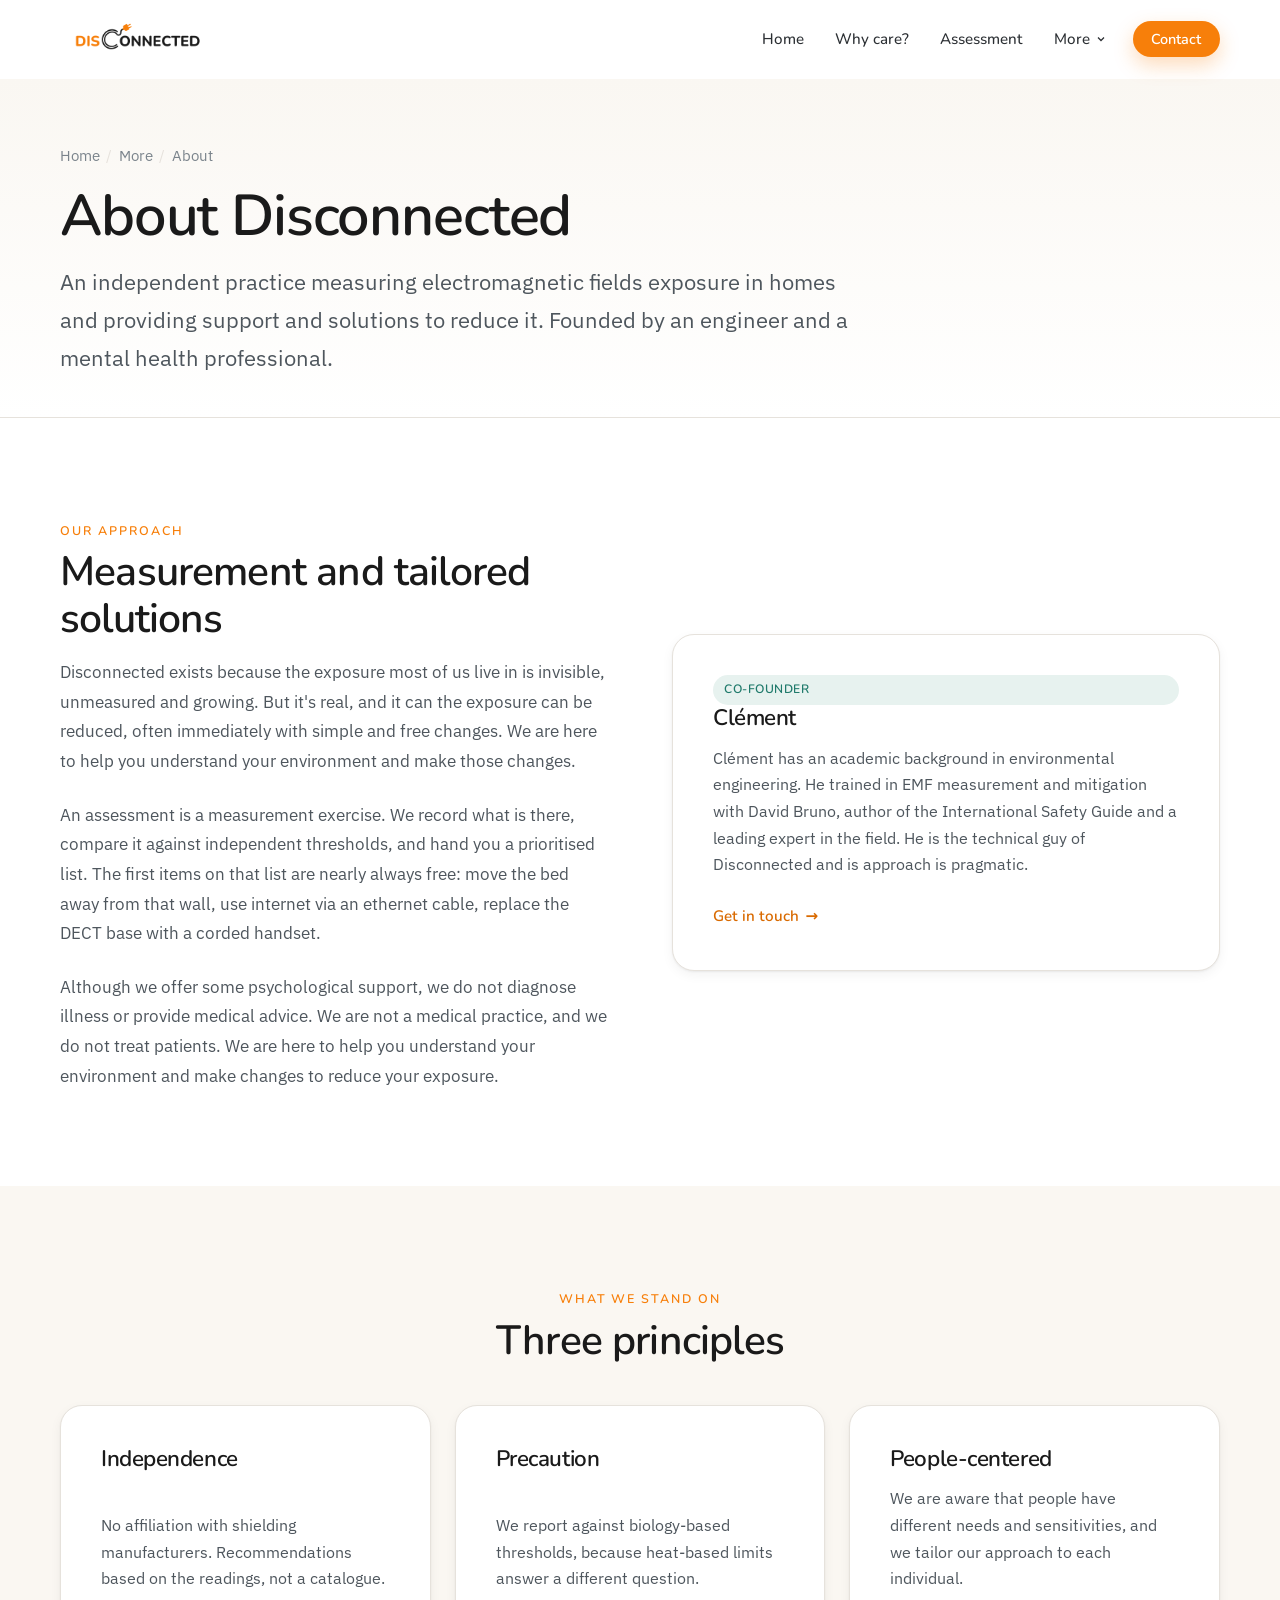
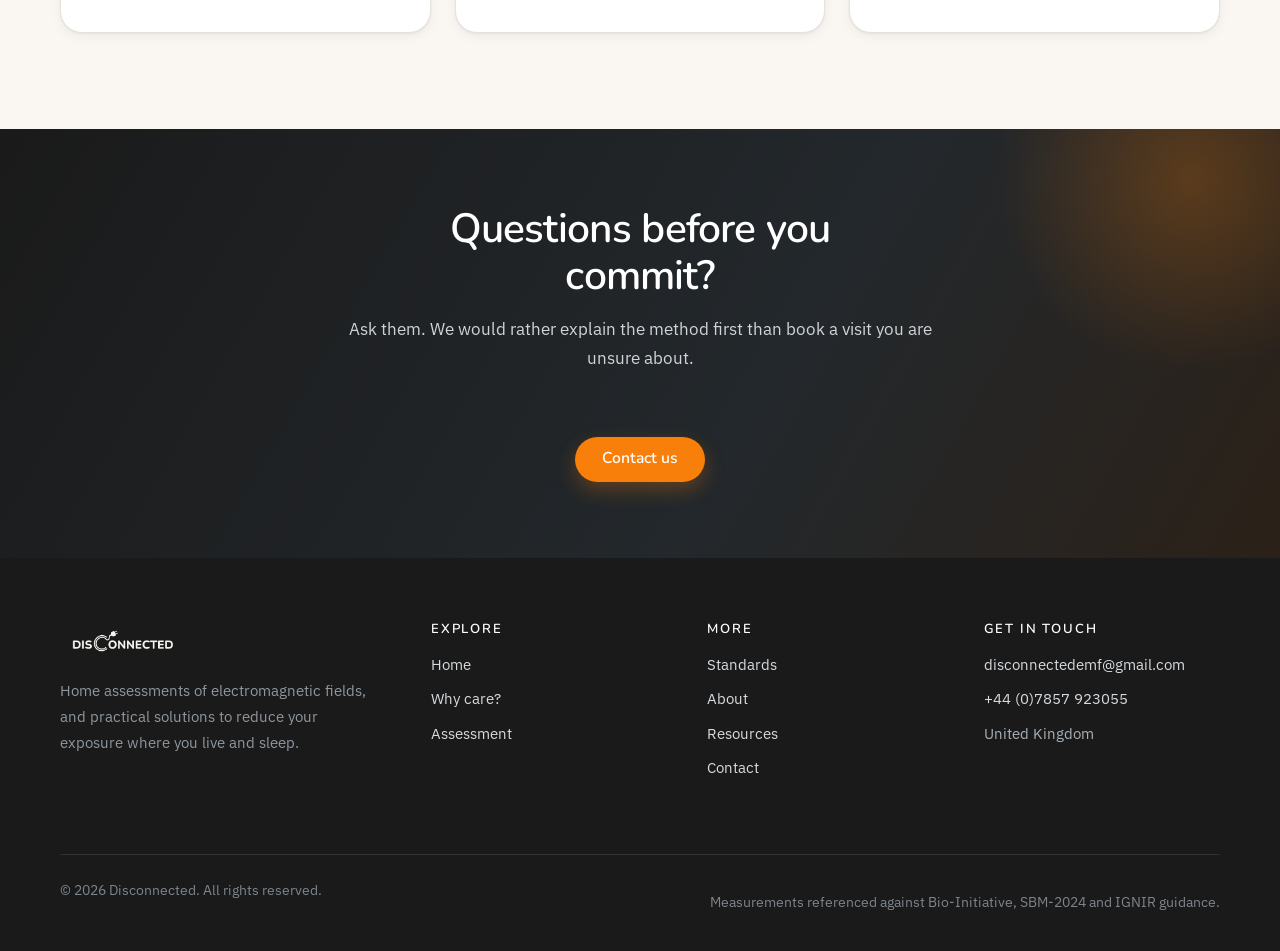
<file: pages/about.html>
<!DOCTYPE html>
<html lang="en-GB">
<head>
  <meta charset="utf-8">
  <meta name="viewport" content="width=device-width, initial-scale=1">
  <title>About Disconnected | EMF Surveys in the Lake District</title>
  <meta name="description" content="Who is behind Disconnected: an independent EMF assessment practice in the Lake District, measuring homes against biology-based standards.">
  <link rel="canonical" href="https://www.disconnectedemf.co.uk/pages/about.html">
  <meta property="og:type" content="website">
  <meta property="og:site_name" content="Disconnected">
  <meta property="og:locale" content="en_GB">
  <meta property="og:title" content="About Disconnected | EMF Surveys in the Lake District">
  <meta property="og:description" content="Who is behind Disconnected: an independent EMF assessment practice in the Lake District, measuring homes against biology-based standards.">
  <meta property="og:url" content="https://www.disconnectedemf.co.uk/pages/about.html">
  <meta property="og:image" content="https://www.disconnectedemf.co.uk/img/logo/Full%20Logo%20Transparent%20Background.png">
  <meta name="twitter:card" content="summary_large_image">
  <link rel="icon" href="../img/logo/logo_svg.svg" type="image/svg+xml">
  <link rel="preconnect" href="https://fonts.googleapis.com">
  <link rel="preconnect" href="https://fonts.gstatic.com" crossorigin>
  <link href="https://fonts.googleapis.com/css2?family=IBM+Plex+Sans:wght@400;500;600&family=Nunito:wght@500;600;700&display=swap" rel="stylesheet">
  <link rel="stylesheet" href="../css/base.css">
  <link rel="stylesheet" href="../css/layout.css">
  <link rel="stylesheet" href="../css/components.css">

  <script type="application/ld+json">
  {
    "@context": "https://schema.org",
    "@type": "BreadcrumbList",
    "itemListElement": [
      { "@type": "ListItem", "position": 1, "name": "Home", "item": "https://www.disconnectedemf.co.uk/" },
      { "@type": "ListItem", "position": 2, "name": "About", "item": "https://www.disconnectedemf.co.uk/pages/about.html" }
    ]
  }
  </script>
</head>
<body>
  <a class="skip-link" href="#main">Skip to content</a>
  <header class="site-header">
    <div class="container header-inner">
      <a class="logo" href="../index.html" aria-label="Disconnected, home">
        <img src="../img/logo/Full Logo Transparent Background.png" alt="Disconnected" width="1688" height="560">
      </a>

      <button class="nav-toggle" type="button" aria-expanded="false" aria-controls="primary-nav" aria-label="Menu">
        <span></span><span></span><span></span>
      </button>

      <nav class="nav" id="primary-nav" aria-label="Main">
        <ul class="nav__list">
          <li class="nav__item"><a class="nav__link" href="../index.html">Home</a></li>
          <li class="nav__item"><a class="nav__link" href="../pages/why-emf.html">Why care?</a></li>
          <li class="nav__item"><a class="nav__link" href="../pages/assessment.html">Assessment</a></li>
          <!-- Blog hidden for now; uncomment this item to bring it back.
          <li class="nav__item"><a class="nav__link" href="../pages/blog.html">Blog</a></li>
          -->
          <li class="nav__item nav__item--has-menu">
            <button class="nav__submenu-toggle" type="button" aria-expanded="false">
              More
              <svg viewBox="0 0 24 24" fill="none" stroke="currentColor" stroke-width="2.5" aria-hidden="true"><path d="M6 9l6 6 6-6"/></svg>
            </button>
            <ul class="nav__submenu">
              <li><a href="../pages/standards.html">Standards<small>Bio-Initiative, SBM-2024, IGNIR</small></a></li>
              <li><a href="../pages/about.html">About<small>Who is behind Disconnected</small></a></li>
              <li><a href="../pages/resources.html">Resources<small>Books, studies and videos</small></a></li>
            </ul>
          </li>
          <li class="nav__item nav__cta"><a class="btn btn--primary btn--sm" href="../index.html#contact">Contact</a></li>
        </ul>
      </nav>
    </div>
  </header>

  <main id="main">
    <div class="page-head">
      <div class="container">
        <ul class="breadcrumb">
          <li><a href="../index.html">Home</a></li>
          <li>More</li>
          <li>About</li>
        </ul>
        <h1>About Disconnected</h1>
        <p>
          An independent practice measuring electromagnetic fields exposure in homes and providing support and solutions to reduce it. Founded by an engineer and a mental health professional.
        </p>
      </div>
    </div>

    <section class="section">
      <div class="container">
        <div class="split">
          <div data-reveal>
            <span class="eyebrow">Our approach</span>
            <h2>Measurement and tailored solutions</h2>
            <p>
              Disconnected exists because the exposure most of us live in is invisible, unmeasured and
              growing. But it's real, and it can the exposure can be reduced, often immediately with simple and free changes. We are here to help you understand your environment and make those changes.
            </p>
            <p>
              An assessment is a measurement exercise. We record what is there, compare it against
              independent thresholds, and hand you a prioritised list. The first items on that list are
              nearly always free: move the bed away from that wall, use internet via an ethernet cable, replace
              the DECT base with a corded handset.
            </p>
            <p>
              Although we offer some psychological support, we do not diagnose illness or provide medical advice. We are not a medical practice, and we do not treat patients. We are here to help you understand your environment and make changes to reduce your exposure.
            </p>
          </div>

          <div data-reveal data-reveal-delay="120">
            <!-- Replace the copy in each card with the founder's own biography and training. -->
            <div class="card">
              <span class="tag tag--green">Co-founder</span>
              <h3>Clément</h3>
              <p>
                Clément has an academic background in environmental engineering. He trained in EMF measurement and mitigation with David Bruno, author of the International Safety Guide and a leading expert in the field. He is the technical guy of Disconnected and is approach is pragmatic.
              </p>
              <p class="mb-0">
                <a class="link-arrow" href="../index.html#contact">Get in touch</a>
              </p>
            </div>

            <!-- TODO: add Joanne's surname to the heading below, and replace the placeholder paragraph. -->
          </div>
        </div>
      </div>
    </section>

    <section class="section section--sand">
      <div class="container">
        <div class="section-head section-head--center" data-reveal>
          <span class="eyebrow">What we stand on</span>
          <h2>Three principles</h2>
        </div>
        <div class="grid grid--3">
          <div class="card" data-reveal>
            <h3>Independence</h3>
            <p>No affiliation with shielding manufacturers. Recommendations based on the readings, not a catalogue.</p>
          </div>
          <div class="card" data-reveal data-reveal-delay="90">
            <h3>Precaution</h3>
            <p>We report against biology-based thresholds, because heat-based limits answer a different question.</p>
          </div>
          <div class="card" data-reveal data-reveal-delay="180">
            <h3>People-centered</h3>
            <p>We are aware that people have different needs and sensitivities, and we tailor our approach to each individual.</p>
          </div>
        </div>
      </div>
    </section>

    <section class="cta-band">
      <div class="container">
        <h2>Questions before you commit?</h2>
        <p>Ask them. We would rather explain the method first than book a visit you are unsure about.</p>
        <a class="btn btn--primary" href="../index.html#contact">Contact us</a>
      </div>
    </section>
  </main>
  <footer class="site-footer">
    <div class="container">
      <div class="footer-grid">
        <div class="footer-brand">
          <img src="../img/logo/Full Logo Mono White.png" alt="Disconnected" width="1688" height="560">
          <p>Home assessments of electromagnetic fields, and practical solutions to reduce your exposure where you live and sleep.</p>
        </div>
        <div class="footer-col">
          <h3>Explore</h3>
          <ul>
            <li><a href="../index.html">Home</a></li>
            <li><a href="../pages/why-emf.html">Why care?</a></li>
            <li><a href="../pages/assessment.html">Assessment</a></li>
            <!-- Blog hidden for now; uncomment to bring it back.
            <li><a href="../pages/blog.html">Blog</a></li>
            -->
          </ul>
        </div>
        <div class="footer-col">
          <h3>More</h3>
          <ul>
            <li><a href="../pages/standards.html">Standards</a></li>
            <li><a href="../pages/about.html">About</a></li>
            <li><a href="../pages/resources.html">Resources</a></li>
            <li><a href="../index.html#contact">Contact</a></li>
          </ul>
        </div>
        <div class="footer-col">
          <h3>Get in touch</h3>
          <ul>
            <li><a href="mailto:disconnectedemf@gmail.com">disconnectedemf@gmail.com</a></li>
            <li><a href="tel:+447857923055">+44 (0)7857 923055</a></li>
            <li>United Kingdom</li>
          </ul>
        </div>
      </div>
      <div class="footer-bottom">
        <p>&copy; <span data-year>2026</span> Disconnected. All rights reserved.</p>
        <p>Measurements referenced against Bio-Initiative, SBM-2024 and IGNIR guidance.</p>
      </div>
    </div>
  </footer>

  <button class="to-top" type="button" aria-label="Back to top">
    <svg viewBox="0 0 24 24" fill="none" stroke="currentColor" stroke-width="2.5" aria-hidden="true"><path d="M12 19V5M5 12l7-7 7 7"/></svg>
  </button>

  <script src="../js/main.js"></script>
</body>
</html>
</file>
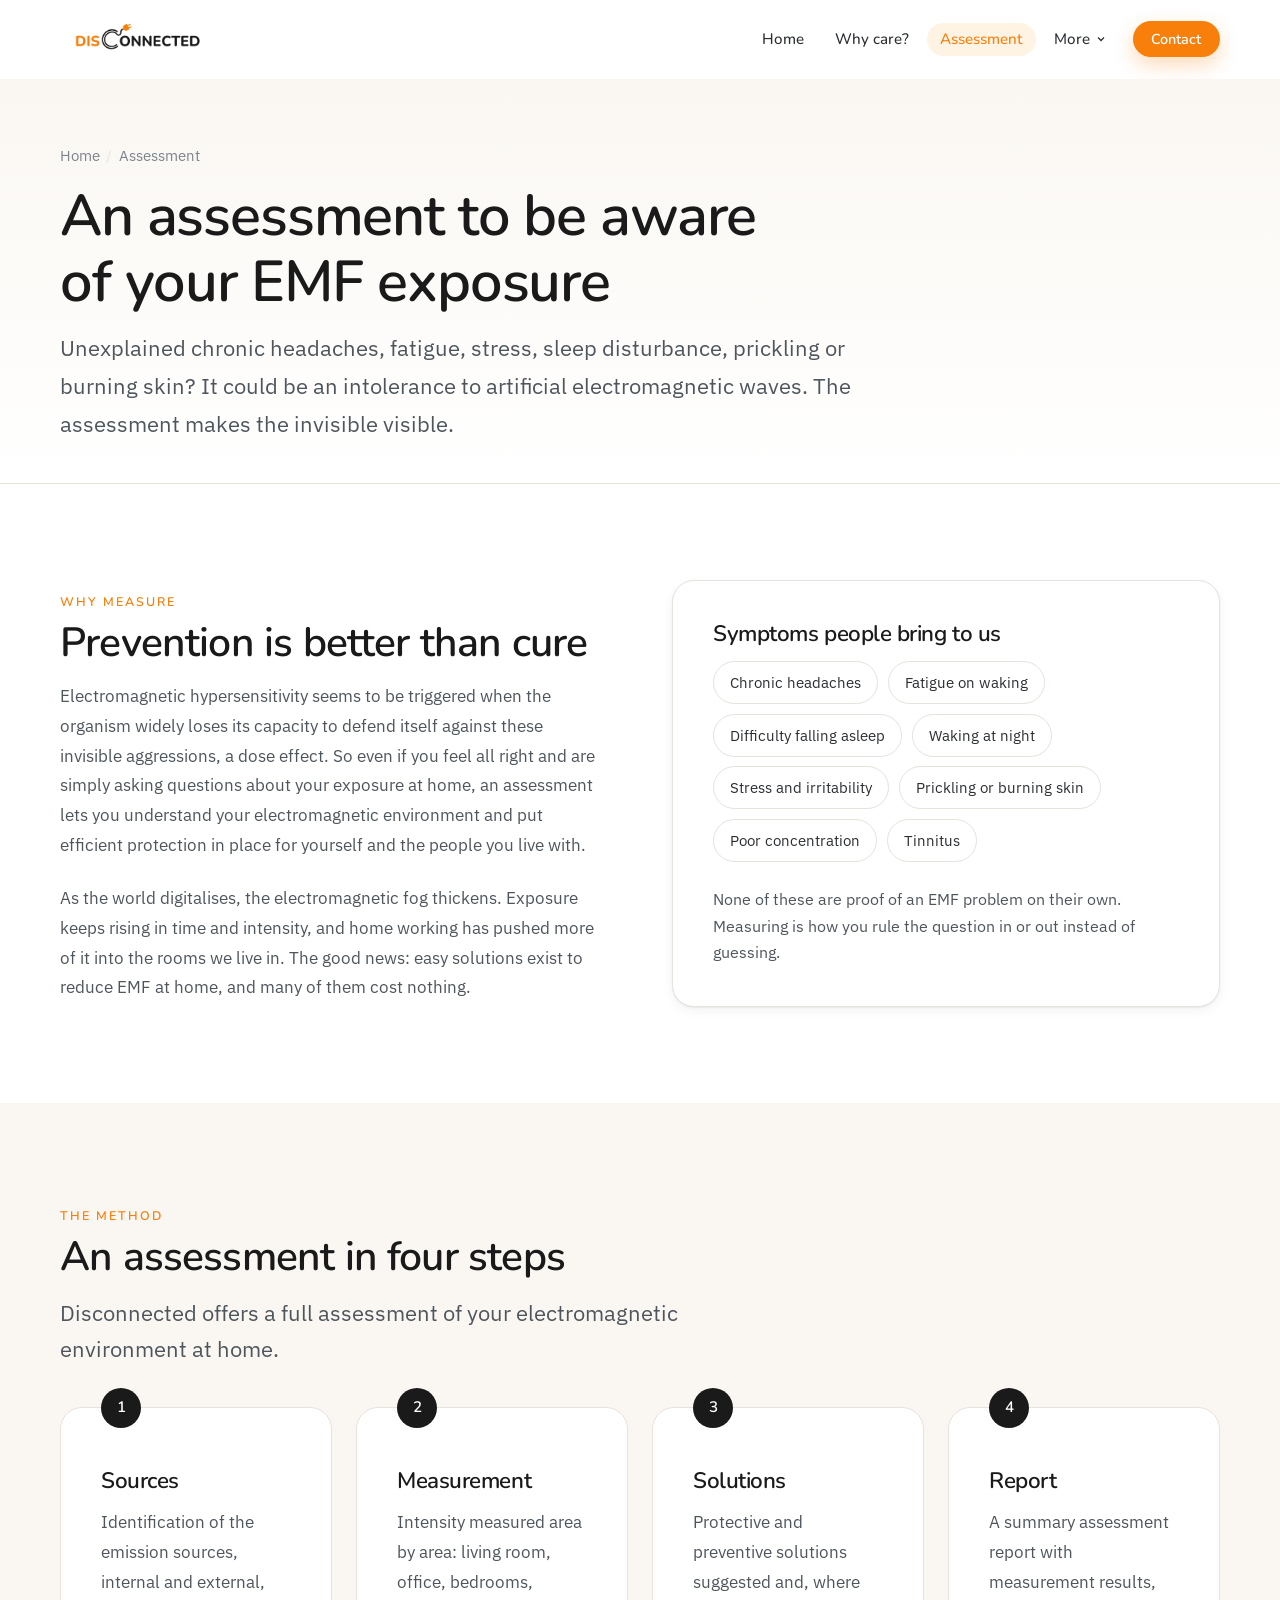
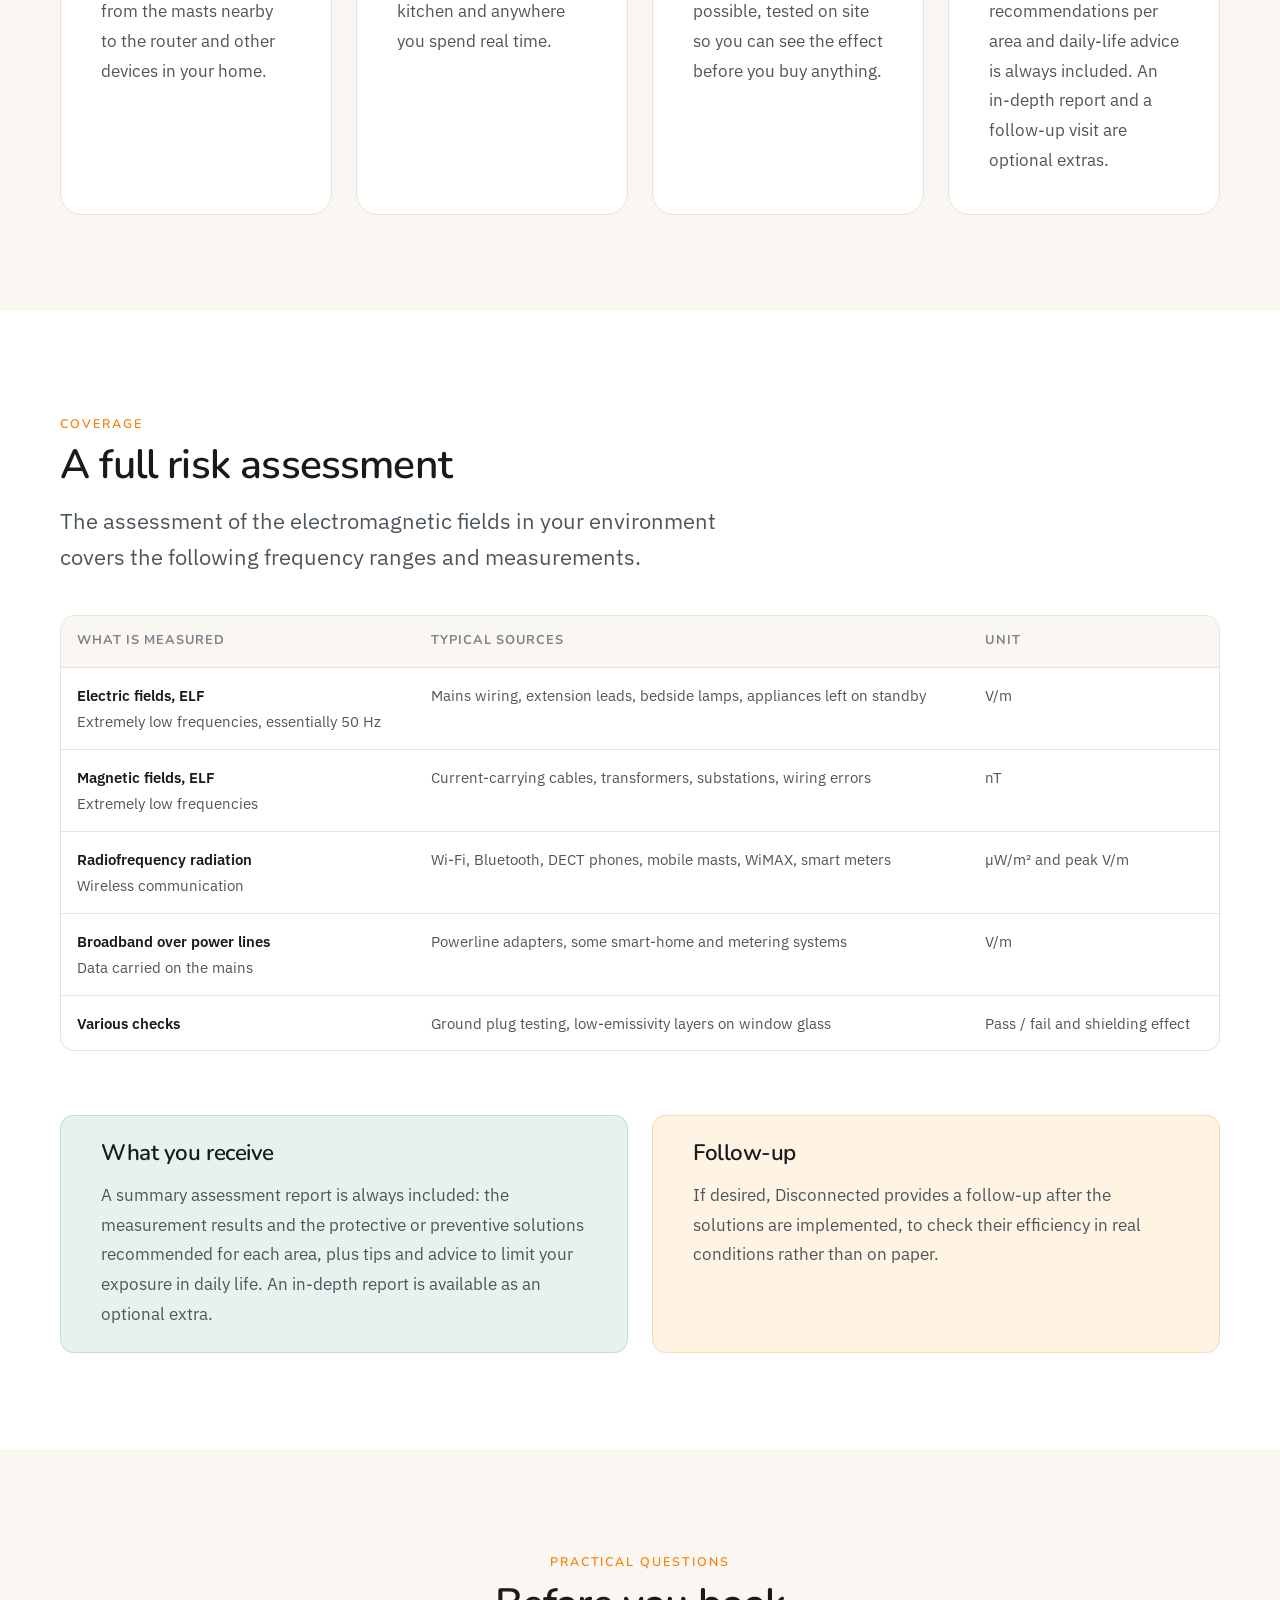
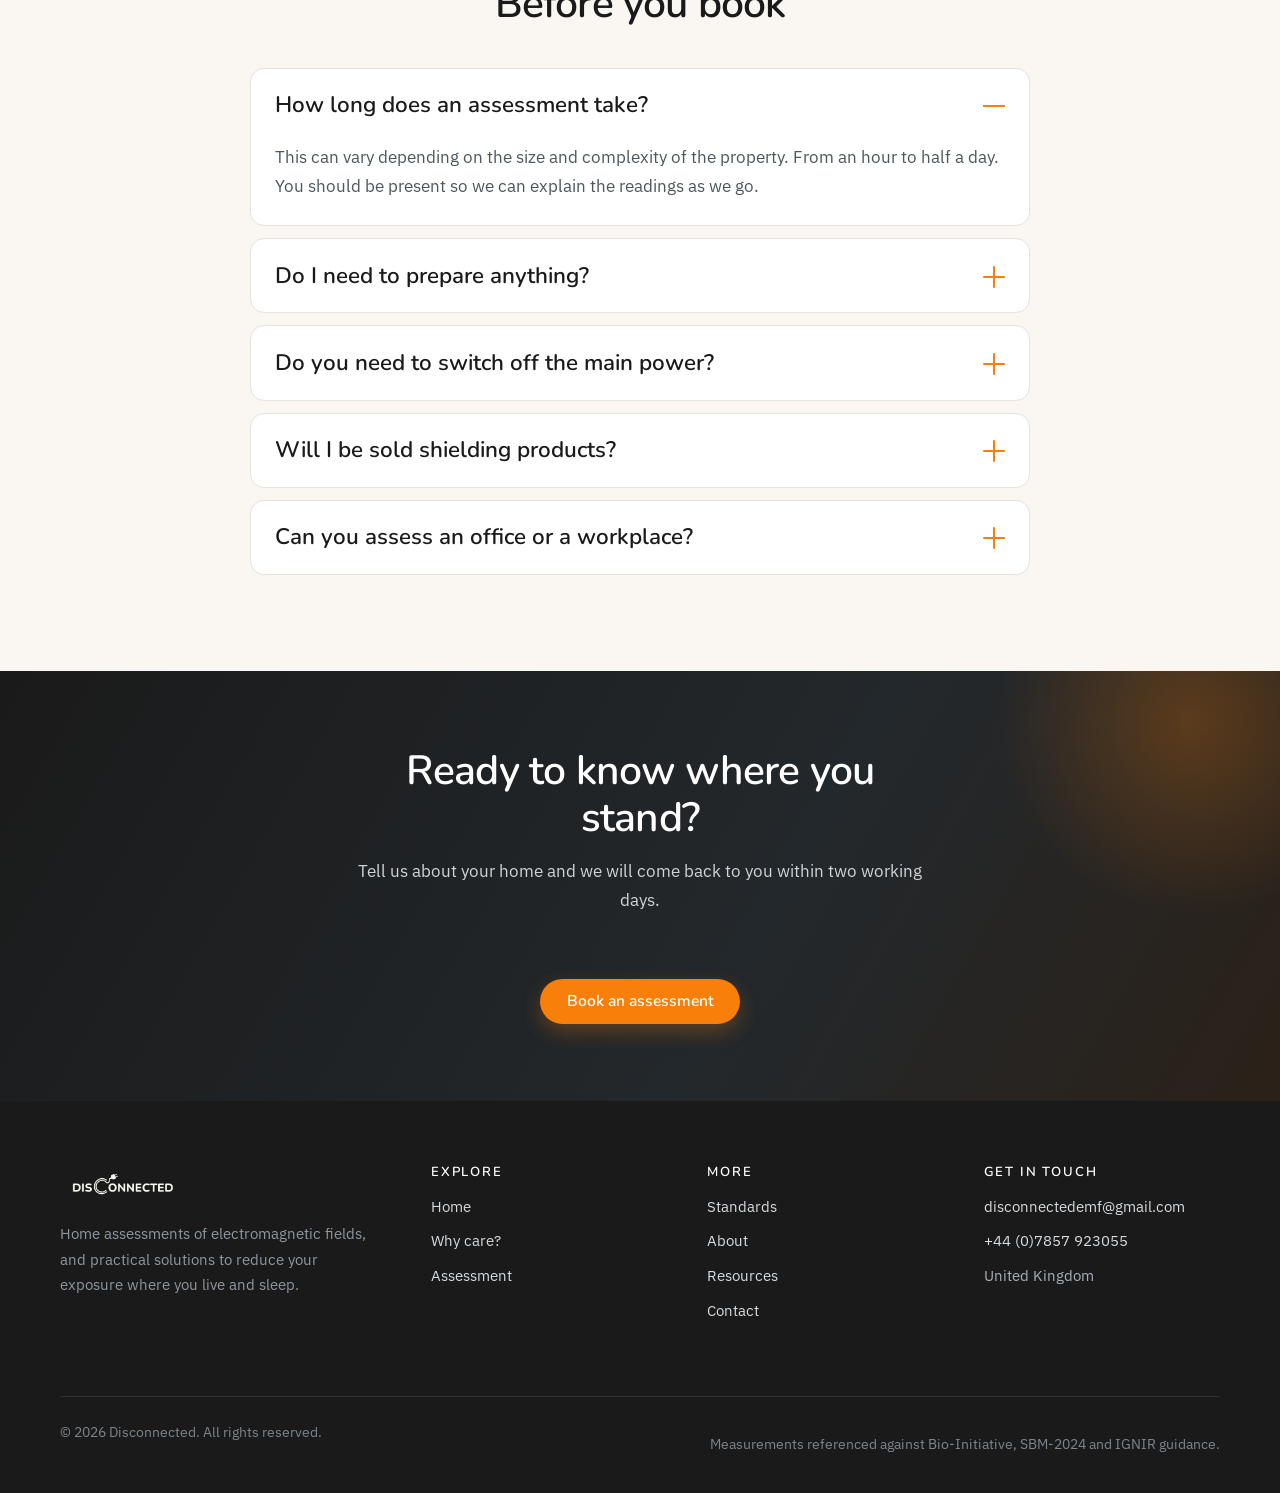
<file: pages/assessment.html>
<!DOCTYPE html>
<html lang="en-GB">
<head>
  <meta charset="utf-8">
  <meta name="viewport" content="width=device-width, initial-scale=1">
  <title>The EMF Home Assessment, Step by Step | Disconnected</title>
  <meta name="description" content="A four-step home assessment of your electromagnetic environment: sources identified, intensity measured area by area, solutions tested on site and a written report.">
  <link rel="canonical" href="https://www.disconnectedemf.co.uk/pages/assessment.html">
  <meta property="og:type" content="website">
  <meta property="og:site_name" content="Disconnected">
  <meta property="og:locale" content="en_GB">
  <meta property="og:title" content="The EMF Home Assessment, Step by Step | Disconnected">
  <meta property="og:description" content="A four-step home assessment of your electromagnetic environment: sources identified, intensity measured area by area, solutions tested on site and a written report.">
  <meta property="og:url" content="https://www.disconnectedemf.co.uk/pages/assessment.html">
  <meta property="og:image" content="https://www.disconnectedemf.co.uk/img/logo/Full%20Logo%20Transparent%20Background.png">
  <meta name="twitter:card" content="summary_large_image">
  <link rel="icon" href="../img/logo/logo_svg.svg" type="image/svg+xml">
  <link rel="preconnect" href="https://fonts.googleapis.com">
  <link rel="preconnect" href="https://fonts.gstatic.com" crossorigin>
  <link href="https://fonts.googleapis.com/css2?family=IBM+Plex+Sans:wght@400;500;600&family=Nunito:wght@500;600;700&display=swap" rel="stylesheet">
  <link rel="stylesheet" href="../css/base.css">
  <link rel="stylesheet" href="../css/layout.css">
  <link rel="stylesheet" href="../css/components.css">

  <script type="application/ld+json">
  {
    "@context": "https://schema.org",
    "@type": "BreadcrumbList",
    "itemListElement": [
      { "@type": "ListItem", "position": 1, "name": "Home", "item": "https://www.disconnectedemf.co.uk/" },
      { "@type": "ListItem", "position": 2, "name": "Assessment", "item": "https://www.disconnectedemf.co.uk/pages/assessment.html" }
    ]
  }
  </script>

  <!-- Answers below must stay character-identical to the visible accordion copy. -->
  <script type="application/ld+json">
  {
    "@context": "https://schema.org",
    "@type": "FAQPage",
    "mainEntity": [
      {
        "@type": "Question",
        "name": "How long does an assessment take?",
        "acceptedAnswer": {
          "@type": "Answer",
          "text": "This can vary depending on the size and complexity of the property. From an hour to half a day. You should be present so we can explain the readings as we go."
        }
      },
      {
        "@type": "Question",
        "name": "Do I need to prepare anything?",
        "acceptedAnswer": {
          "@type": "Answer",
          "text": "Leave the house exactly as you normally live in it: devices on, router where it usually sits. We need to see the real conditions first. Ideally, every room where you spend more than an hour continuously, should be included. The switch board should be accessible."
        }
      },
      {
        "@type": "Question",
        "name": "Do you need to switch off the main power?",
        "acceptedAnswer": {
          "@type": "Answer",
          "text": "Yes, the first part of the assessment requires the main power to be switched off (for around 30 minutes), unless this is not possible for safety reasons. This is to measure the EMF coming from external sources such as masts and power lines, without the interference of the internal wiring. The rest of the assessment is done with the power on, as you normally live in the house."
        }
      },
      {
        "@type": "Question",
        "name": "Will I be sold shielding products?",
        "acceptedAnswer": {
          "@type": "Answer",
          "text": "No. The first recommendations are almost always free changes. Shielding materials are expensive and complex to install. They often come last on the list of solutions, when measurements or your sensitivity indicate they are necessary. Disconnected can recommend shielding solutions and arrange a follow up session to test their efficiency in real conditions."
        }
      },
      {
        "@type": "Question",
        "name": "Can you assess an office or a workplace?",
        "acceptedAnswer": {
          "@type": "Answer",
          "text": "Yes. The method is the same, though access and timing usually need arranging outside working hours. Tell us the size of the space and the number of workstations when you get in touch."
        }
      }
    ]
  }
  </script>
</head>
<body>
  <a class="skip-link" href="#main">Skip to content</a>
  <header class="site-header">
    <div class="container header-inner">
      <a class="logo" href="../index.html" aria-label="Disconnected, home">
        <img src="../img/logo/Full Logo Transparent Background.png" alt="Disconnected" width="1688" height="560">
      </a>

      <button class="nav-toggle" type="button" aria-expanded="false" aria-controls="primary-nav" aria-label="Menu">
        <span></span><span></span><span></span>
      </button>

      <nav class="nav" id="primary-nav" aria-label="Main">
        <ul class="nav__list">
          <li class="nav__item"><a class="nav__link" href="../index.html">Home</a></li>
          <li class="nav__item"><a class="nav__link" href="../pages/why-emf.html">Why care?</a></li>
          <li class="nav__item"><a class="nav__link is-active" href="../pages/assessment.html">Assessment</a></li>
          <!-- Blog hidden for now; uncomment this item to bring it back.
          <li class="nav__item"><a class="nav__link" href="../pages/blog.html">Blog</a></li>
          -->
          <li class="nav__item nav__item--has-menu">
            <button class="nav__submenu-toggle" type="button" aria-expanded="false">
              More
              <svg viewBox="0 0 24 24" fill="none" stroke="currentColor" stroke-width="2.5" aria-hidden="true"><path d="M6 9l6 6 6-6"/></svg>
            </button>
            <ul class="nav__submenu">
              <li><a href="../pages/standards.html">Standards<small>Bio-Initiative, SBM-2024, IGNIR</small></a></li>
              <li><a href="../pages/about.html">About<small>Who is behind Disconnected</small></a></li>
              <li><a href="../pages/resources.html">Resources<small>Books, studies and videos</small></a></li>
            </ul>
          </li>
          <li class="nav__item nav__cta"><a class="btn btn--primary btn--sm" href="../index.html#contact">Contact</a></li>
        </ul>
      </nav>
    </div>
  </header>

  <main id="main">
    <div class="page-head">
      <div class="container">
        <ul class="breadcrumb">
          <li><a href="../index.html">Home</a></li>
          <li>Assessment</li>
        </ul>
        <h1>An assessment to be aware of your EMF exposure</h1>
        <p>
          Unexplained chronic headaches, fatigue, stress, sleep disturbance, prickling or burning skin?
          It could be an intolerance to artificial electromagnetic waves. The assessment makes the
          invisible visible.
        </p>
      </div>
    </div>

    <section class="section">
      <div class="container">
        <div class="split">
          <div data-reveal>
            <span class="eyebrow">Why measure</span>
            <h2>Prevention is better than cure</h2>
            <p>
              Electromagnetic hypersensitivity seems to be triggered when the organism widely loses its
              capacity to defend itself against these invisible aggressions, a dose effect. So even if
              you feel all right and are simply asking questions about your exposure at home, an
              assessment lets you understand your electromagnetic environment and put efficient
              protection in place for yourself and the people you live with.
            </p>
            <p>
              As the world digitalises, the electromagnetic fog thickens. Exposure keeps rising in time
              and intensity, and home working has pushed more of it into the rooms we live in. The good
              news: easy solutions exist to reduce EMF at home, and many of them cost nothing.
            </p>
          </div>
          <div data-reveal data-reveal-delay="120">
            <div class="card">
              <h3>Symptoms people bring to us</h3>
              <ul class="chips mt-lg">
                <li>Chronic headaches</li>
                <li>Fatigue on waking</li>
                <li>Difficulty falling asleep</li>
                <li>Waking at night</li>
                <li>Stress and irritability</li>
                <li>Prickling or burning skin</li>
                <li>Poor concentration</li>
                <li>Tinnitus</li>
              </ul>
              <p class="mb-0">
                None of these are proof of an EMF problem on their own. Measuring is how you rule the
                question in or out instead of guessing.
              </p>
            </div>
          </div>
        </div>
      </div>
    </section>

    <section class="section section--sand">
      <div class="container">
        <div class="section-head" data-reveal>
          <span class="eyebrow">The method</span>
          <h2>An assessment in four steps</h2>
          <p>Disconnected offers a full assessment of your electromagnetic environment at home.</p>
        </div>

        <div class="grid grid--4" style="row-gap: 2.5rem;">
          <div class="step" data-reveal>
            <span class="step__num">1</span>
            <h3>Sources</h3>
            <p>Identification of the emission sources, internal and external, from the masts nearby to the router and other devices in your home.</p>
          </div>
          <div class="step" data-reveal data-reveal-delay="80">
            <span class="step__num">2</span>
            <h3>Measurement</h3>
            <p>Intensity measured area by area: living room, office, bedrooms, kitchen and anywhere you spend real time.</p>
          </div>
          <div class="step" data-reveal data-reveal-delay="160">
            <span class="step__num">3</span>
            <h3>Solutions</h3>
            <p>Protective and preventive solutions suggested and, where possible, tested on site so you can see the effect before you buy anything.</p>
          </div>
          <div class="step" data-reveal data-reveal-delay="240">
            <span class="step__num">4</span>
            <h3>Report</h3>
            <p>A summary assessment report with measurement results, recommendations per area and daily-life advice is always included. An in-depth report and a follow-up visit are optional extras.</p>
          </div>
        </div>
      </div>
    </section>

    <section class="section">
      <div class="container">
        <div class="section-head" data-reveal>
          <span class="eyebrow">Coverage</span>
          <h2>A full risk assessment</h2>
          <p>
            The assessment of the electromagnetic fields in your environment covers the following
            frequency ranges and measurements.
          </p>
        </div>

        <div class="table-wrap" data-reveal>
          <table class="data">
            <thead>
              <tr>
                <th scope="col">What is measured</th>
                <th scope="col">Typical sources</th>
                <th scope="col">Unit</th>
              </tr>
            </thead>
            <tbody>
              <tr>
                <td><strong>Electric fields, ELF</strong>Extremely low frequencies, essentially 50 Hz</td>
                <td>Mains wiring, extension leads, bedside lamps, appliances left on standby</td>
                <td>V/m</td>
              </tr>
              <tr>
                <td><strong>Magnetic fields, ELF</strong>Extremely low frequencies</td>
                <td>Current-carrying cables, transformers, substations, wiring errors</td>
                <td>nT</td>
              </tr>
              <tr>
                <td><strong>Radiofrequency radiation</strong>Wireless communication</td>
                <td>Wi-Fi, Bluetooth, DECT phones, mobile masts, WiMAX, smart meters</td>
                <td>&micro;W/m&sup2; and peak V/m</td>
              </tr>
              <tr>
                <td><strong>Broadband over power lines</strong>Data carried on the mains</td>
                <td>Powerline adapters, some smart-home and metering systems</td>
                <td>V/m</td>
              </tr>
              <tr>
                <td><strong>Various checks</strong></td>
                <td>Ground plug testing, low-emissivity layers on window glass</td>
                <td>Pass / fail and shielding effect</td>
              </tr>
            </tbody>
          </table>
        </div>

        <div class="grid grid--2 mt-xl">
          <div class="callout" data-reveal>
            <h3>What you receive</h3>
            <p>
              A summary assessment report is always included: the measurement results and the
              protective or preventive solutions recommended for each area, plus tips and advice to
              limit your exposure in daily life. An in-depth report is available as an optional extra.
            </p>
          </div>
          <div class="callout callout--warm" data-reveal data-reveal-delay="90">
            <h3>Follow-up</h3>
            <p>
              If desired, Disconnected provides a follow-up after the solutions are implemented, to
              check their efficiency in real conditions rather than on paper.
            </p>
          </div>
        </div>
      </div>
    </section>

    <section class="section section--sand">
      <div class="container container--narrow">
        <div class="section-head section-head--center" data-reveal>
          <span class="eyebrow">Practical questions</span>
          <h2>Before you book</h2>
        </div>

        <div data-reveal>
          <div class="accordion is-open">
            <button class="accordion__trigger" type="button" aria-controls="faq-1">How long does an assessment take?<span class="accordion__icon" aria-hidden="true"></span></button>
            <div class="accordion__panel" id="faq-1" role="region"><div><div class="accordion__body">
              <p>This can vary depending on the size and complexity of the property. From an hour to half a day. You should be present so we can explain the readings as we go.</p>
            </div></div></div>
          </div>

          <div class="accordion">
            <button class="accordion__trigger" type="button" aria-controls="faq-2">Do I need to prepare anything?<span class="accordion__icon" aria-hidden="true"></span></button>
            <div class="accordion__panel" id="faq-2" role="region"><div><div class="accordion__body">
              <p>Leave the house exactly as you normally live in it: devices on, router where it usually sits.
              We need to see the real conditions first. Ideally, every room where you spend more than an hour continuously, should be included. The switch board should be accessible.</p>
            </div></div></div>
          </div>

          <div class="accordion">
            <button class="accordion__trigger" type="button" aria-controls="faq-3">Do you need to switch off the main power?<span class="accordion__icon" aria-hidden="true"></span></button>
            <div class="accordion__panel" id="faq-3" role="region"><div><div class="accordion__body">
              <p>Yes, the first part of the assessment requires the main power to be switched off (for around 30 minutes), unless this is not possible for safety reasons.
                This is to measure the EMF coming from external sources such as masts and power lines, without the interference of the internal wiring. The rest of the assessment is done with the power on, as you normally live in the house.
              </p>
            </div></div></div>
          </div>

          <div class="accordion">
            <button class="accordion__trigger" type="button" aria-controls="faq-4">Will I be sold shielding products?<span class="accordion__icon" aria-hidden="true"></span></button>
            <div class="accordion__panel" id="faq-4" role="region"><div><div class="accordion__body">
              <p>No. The first recommendations are almost always free changes. Shielding materials are expensive and complex to install. They often come last on the list of solutions, when measurements or your sensitivity indicate they are necessary. Disconnected can recommend shielding solutions and arrange a follow up session to test their efficiency in real conditions.</p>
            </div></div></div>
          </div>

          <div class="accordion">
            <button class="accordion__trigger" type="button" aria-controls="faq-5">Can you assess an office or a workplace?<span class="accordion__icon" aria-hidden="true"></span></button>
            <div class="accordion__panel" id="faq-5" role="region"><div><div class="accordion__body">
              <p>Yes. The method is the same, though access and timing usually need arranging outside working hours.
              Tell us the size of the space and the number of workstations when you get in touch.</p>
            </div></div></div>
          </div>
        </div>
      </div>
    </section>

    <section class="cta-band">
      <div class="container">
        <h2>Ready to know where you stand?</h2>
        <p>Tell us about your home and we will come back to you within two working days.</p>
        <a class="btn btn--primary" href="../index.html#contact">Book an assessment</a>
      </div>
    </section>
  </main>
  <footer class="site-footer">
    <div class="container">
      <div class="footer-grid">
        <div class="footer-brand">
          <img src="../img/logo/Full Logo Mono White.png" alt="Disconnected" width="1688" height="560">
          <p>Home assessments of electromagnetic fields, and practical solutions to reduce your exposure where you live and sleep.</p>
        </div>
        <div class="footer-col">
          <h3>Explore</h3>
          <ul>
            <li><a href="../index.html">Home</a></li>
            <li><a href="../pages/why-emf.html">Why care?</a></li>
            <li><a href="../pages/assessment.html">Assessment</a></li>
            <!-- Blog hidden for now; uncomment to bring it back.
            <li><a href="../pages/blog.html">Blog</a></li>
            -->
          </ul>
        </div>
        <div class="footer-col">
          <h3>More</h3>
          <ul>
            <li><a href="../pages/standards.html">Standards</a></li>
            <li><a href="../pages/about.html">About</a></li>
            <li><a href="../pages/resources.html">Resources</a></li>
            <li><a href="../index.html#contact">Contact</a></li>
          </ul>
        </div>
        <div class="footer-col">
          <h3>Get in touch</h3>
          <ul>
            <li><a href="mailto:disconnectedemf@gmail.com">disconnectedemf@gmail.com</a></li>
            <li><a href="tel:+447857923055">+44 (0)7857 923055</a></li>
            <li>United Kingdom</li>
          </ul>
        </div>
      </div>
      <div class="footer-bottom">
        <p>&copy; <span data-year>2026</span> Disconnected. All rights reserved.</p>
        <p>Measurements referenced against Bio-Initiative, SBM-2024 and IGNIR guidance.</p>
      </div>
    </div>
  </footer>

  <button class="to-top" type="button" aria-label="Back to top">
    <svg viewBox="0 0 24 24" fill="none" stroke="currentColor" stroke-width="2.5" aria-hidden="true"><path d="M12 19V5M5 12l7-7 7 7"/></svg>
  </button>

  <script src="../js/main.js"></script>
</body>
</html>
</file>
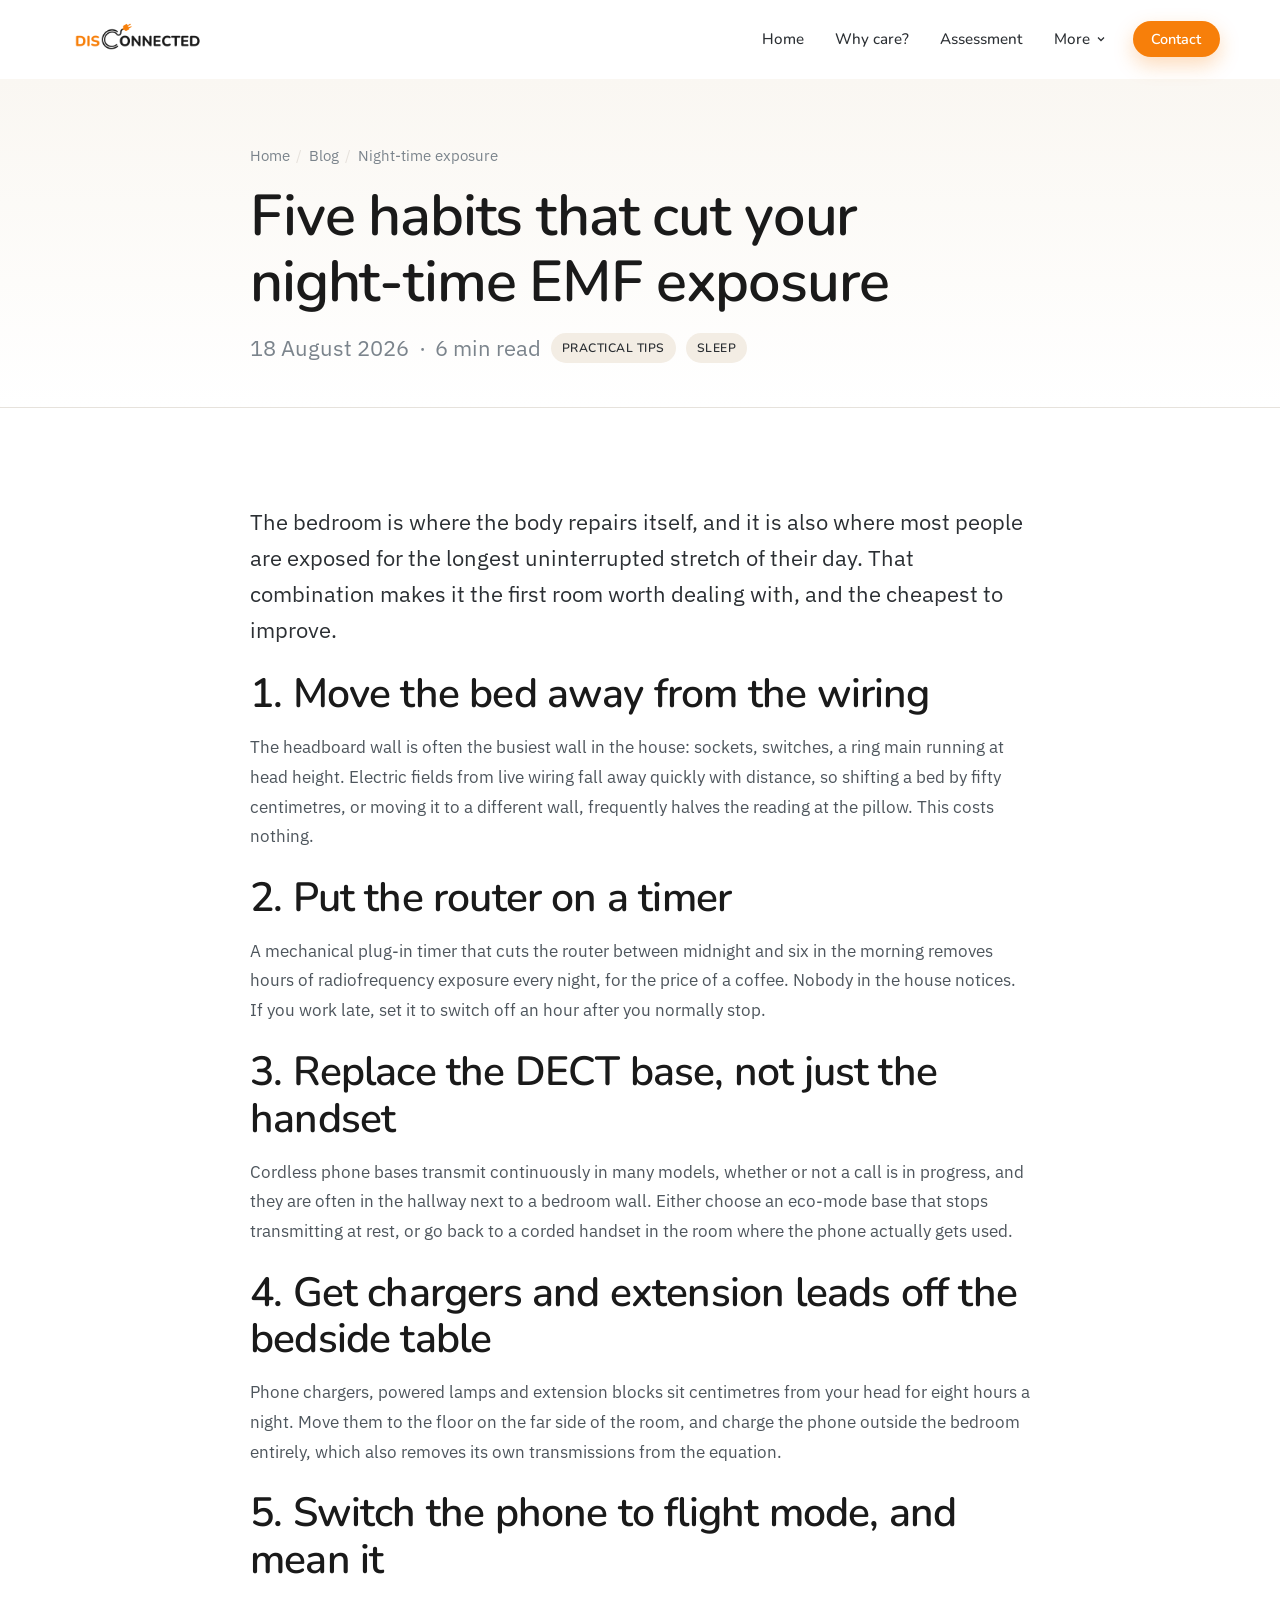
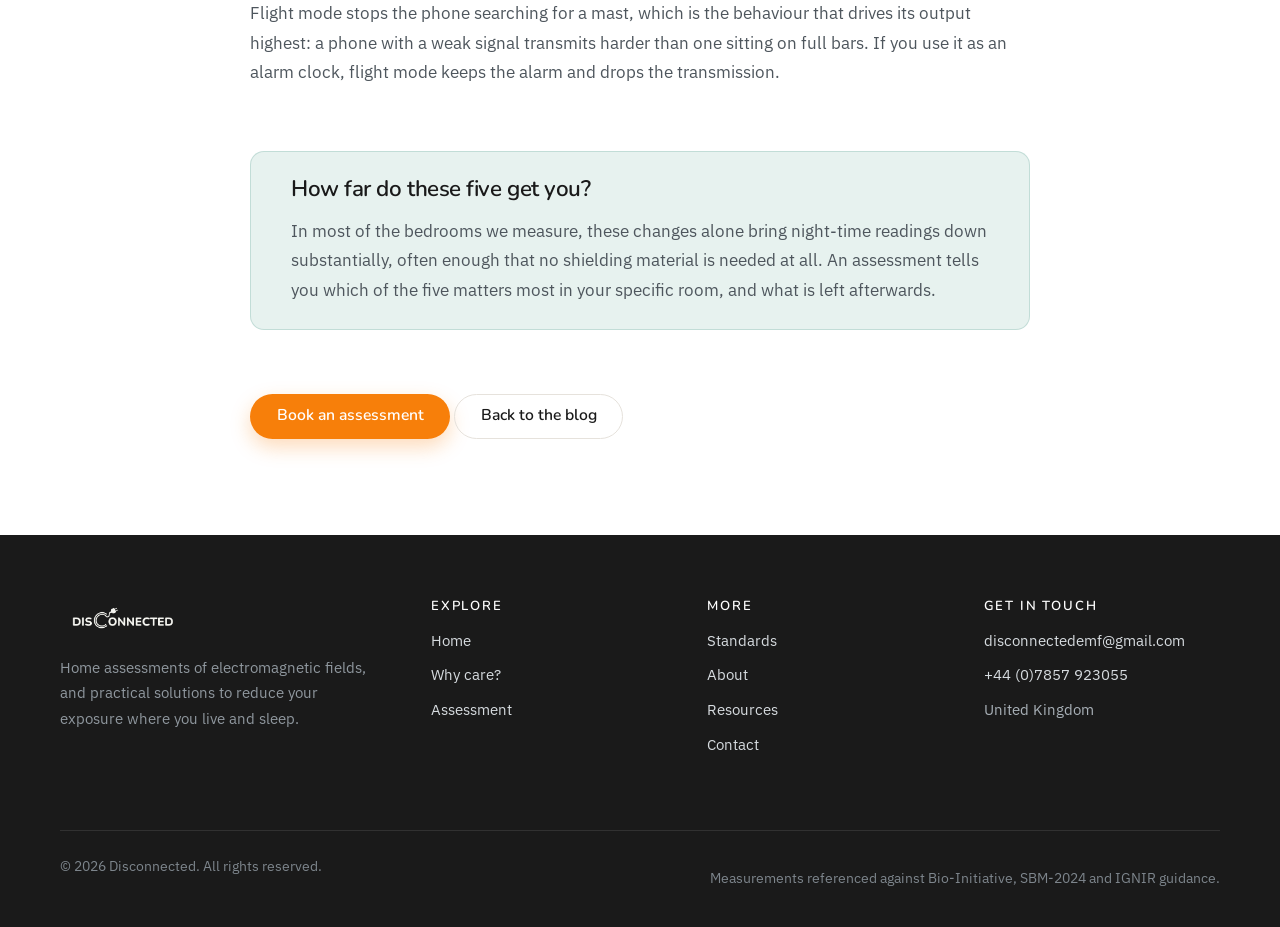
<file: pages/blog-post.html>
<!DOCTYPE html>
<html lang="en-GB">
<head>
  <meta charset="utf-8">
  <meta name="viewport" content="width=device-width, initial-scale=1">
  <title>Five habits that cut your night-time EMF exposure | Disconnected</title>
  <meta name="description" content="Five low-cost changes to the bedroom that remove a large share of the electromagnetic exposure you sleep in.">
  <!-- Kept out of search results while this is a sample article. Delete this line when the post is real, and add the page to sitemap.xml. -->
  <meta name="robots" content="noindex, follow">
  <link rel="canonical" href="https://www.disconnectedemf.co.uk/pages/blog-post.html">
  <link rel="icon" href="../img/logo/logo_svg.svg" type="image/svg+xml">
  <link rel="preconnect" href="https://fonts.googleapis.com">
  <link rel="preconnect" href="https://fonts.gstatic.com" crossorigin>
  <link href="https://fonts.googleapis.com/css2?family=IBM+Plex+Sans:wght@400;500;600&family=Nunito:wght@500;600;700&display=swap" rel="stylesheet">
  <link rel="stylesheet" href="../css/base.css">
  <link rel="stylesheet" href="../css/layout.css">
  <link rel="stylesheet" href="../css/components.css">
</head>
<body>
  <a class="skip-link" href="#main">Skip to content</a>
  <header class="site-header">
    <div class="container header-inner">
      <a class="logo" href="../index.html" aria-label="Disconnected, home">
        <img src="../img/logo/Full Logo Transparent Background.png" alt="Disconnected" width="1688" height="560">
      </a>

      <button class="nav-toggle" type="button" aria-expanded="false" aria-controls="primary-nav" aria-label="Menu">
        <span></span><span></span><span></span>
      </button>

      <nav class="nav" id="primary-nav" aria-label="Main">
        <ul class="nav__list">
          <li class="nav__item"><a class="nav__link" href="../index.html">Home</a></li>
          <li class="nav__item"><a class="nav__link" href="../pages/why-emf.html">Why care?</a></li>
          <li class="nav__item"><a class="nav__link" href="../pages/assessment.html">Assessment</a></li>
          <!-- Blog hidden for now; uncomment this item to bring it back.
          <li class="nav__item"><a class="nav__link is-active" href="../pages/blog.html">Blog</a></li>
          -->
          <li class="nav__item nav__item--has-menu">
            <button class="nav__submenu-toggle" type="button" aria-expanded="false">
              More
              <svg viewBox="0 0 24 24" fill="none" stroke="currentColor" stroke-width="2.5" aria-hidden="true"><path d="M6 9l6 6 6-6"/></svg>
            </button>
            <ul class="nav__submenu">
              <li><a href="../pages/standards.html">Standards<small>Bio-Initiative, SBM-2024, IGNIR</small></a></li>
              <li><a href="../pages/about.html">About<small>Who is behind Disconnected</small></a></li>
              <li><a href="../pages/resources.html">Resources<small>Books, studies and videos</small></a></li>
            </ul>
          </li>
          <li class="nav__item nav__cta"><a class="btn btn--primary btn--sm" href="../index.html#contact">Contact</a></li>
        </ul>
      </nav>
    </div>
  </header>

  <!-- ======================================================================
       ARTICLE TEMPLATE
       Copy this file, rename it, edit the content, then add an entry to the
       POSTS array at the top of js/blog.js so it appears on the blog index.
       ====================================================================== -->
  <main id="main">
    <div class="page-head">
      <div class="container container--narrow">
        <ul class="breadcrumb">
          <li><a href="../index.html">Home</a></li>
          <li><a href="blog.html">Blog</a></li>
          <li>Night-time exposure</li>
        </ul>
        <h1>Five habits that cut your night-time EMF exposure</h1>
        <p class="post-card__meta">
          <time datetime="2026-08-18">18 August 2026</time>
          <span aria-hidden="true">·</span>
          <span>6 min read</span>
          <span class="tag">Practical tips</span>
          <span class="tag">Sleep</span>
        </p>
      </div>
    </div>

    <article class="section">
      <div class="container container--narrow prose">
        <p class="lead">
          The bedroom is where the body repairs itself, and it is also where most people are exposed
          for the longest uninterrupted stretch of their day. That combination makes it the first room
          worth dealing with, and the cheapest to improve.
        </p>

        <h2>1. Move the bed away from the wiring</h2>
        <p>
          The headboard wall is often the busiest wall in the house: sockets, switches, a ring main
          running at head height. Electric fields from live wiring fall away quickly with distance, so
          shifting a bed by fifty centimetres, or moving it to a different wall, frequently halves the
          reading at the pillow. This costs nothing.
        </p>

        <h2>2. Put the router on a timer</h2>
        <p>
          A mechanical plug-in timer that cuts the router between midnight and six in the morning
          removes hours of radiofrequency exposure every night, for the price of a coffee. Nobody in
          the house notices. If you work late, set it to switch off an hour after you normally stop.
        </p>

        <h2>3. Replace the DECT base, not just the handset</h2>
        <p>
          Cordless phone bases transmit continuously in many models, whether or not a call is in
          progress, and they are often in the hallway next to a bedroom wall. Either choose an
          eco-mode base that stops transmitting at rest, or go back to a corded handset in the room
          where the phone actually gets used.
        </p>

        <h2>4. Get chargers and extension leads off the bedside table</h2>
        <p>
          Phone chargers, powered lamps and extension blocks sit centimetres from your head for eight
          hours a night. Move them to the floor on the far side of the room, and charge the phone
          outside the bedroom entirely, which also removes its own transmissions from the equation.
        </p>

        <h2>5. Switch the phone to flight mode, and mean it</h2>
        <p>
          Flight mode stops the phone searching for a mast, which is the behaviour that drives its
          output highest: a phone with a weak signal transmits harder than one sitting on full bars.
          If you use it as an alarm clock, flight mode keeps the alarm and drops the transmission.
        </p>

        <div class="callout mt-xl">
          <h3>How far do these five get you?</h3>
          <p class="mb-0">
            In most of the bedrooms we measure, these changes alone bring night-time readings down
            substantially, often enough that no shielding material is needed at all. An assessment
            tells you which of the five matters most in your specific room, and what is left afterwards.
          </p>
        </div>

        <p class="mt-xl">
          <a class="btn btn--primary" href="../index.html#contact">Book an assessment</a>
          <a class="btn btn--ghost" href="blog.html">Back to the blog</a>
        </p>
      </div>
    </article>
  </main>
  <footer class="site-footer">
    <div class="container">
      <div class="footer-grid">
        <div class="footer-brand">
          <img src="../img/logo/Full Logo Mono White.png" alt="Disconnected" width="1688" height="560">
          <p>Home assessments of electromagnetic fields, and practical solutions to reduce your exposure where you live and sleep.</p>
        </div>
        <div class="footer-col">
          <h3>Explore</h3>
          <ul>
            <li><a href="../index.html">Home</a></li>
            <li><a href="../pages/why-emf.html">Why care?</a></li>
            <li><a href="../pages/assessment.html">Assessment</a></li>
            <!-- Blog hidden for now; uncomment to bring it back.
            <li><a href="../pages/blog.html">Blog</a></li>
            -->
          </ul>
        </div>
        <div class="footer-col">
          <h3>More</h3>
          <ul>
            <li><a href="../pages/standards.html">Standards</a></li>
            <li><a href="../pages/about.html">About</a></li>
            <li><a href="../pages/resources.html">Resources</a></li>
            <li><a href="../index.html#contact">Contact</a></li>
          </ul>
        </div>
        <div class="footer-col">
          <h3>Get in touch</h3>
          <ul>
            <li><a href="mailto:disconnectedemf@gmail.com">disconnectedemf@gmail.com</a></li>
            <li><a href="tel:+447857923055">+44 (0)7857 923055</a></li>
            <li>United Kingdom</li>
          </ul>
        </div>
      </div>
      <div class="footer-bottom">
        <p>&copy; <span data-year>2026</span> Disconnected. All rights reserved.</p>
        <p>Measurements referenced against Bio-Initiative, SBM-2024 and IGNIR guidance.</p>
      </div>
    </div>
  </footer>

  <button class="to-top" type="button" aria-label="Back to top">
    <svg viewBox="0 0 24 24" fill="none" stroke="currentColor" stroke-width="2.5" aria-hidden="true"><path d="M12 19V5M5 12l7-7 7 7"/></svg>
  </button>

  <script src="../js/main.js"></script>
</body>
</html>
</file>
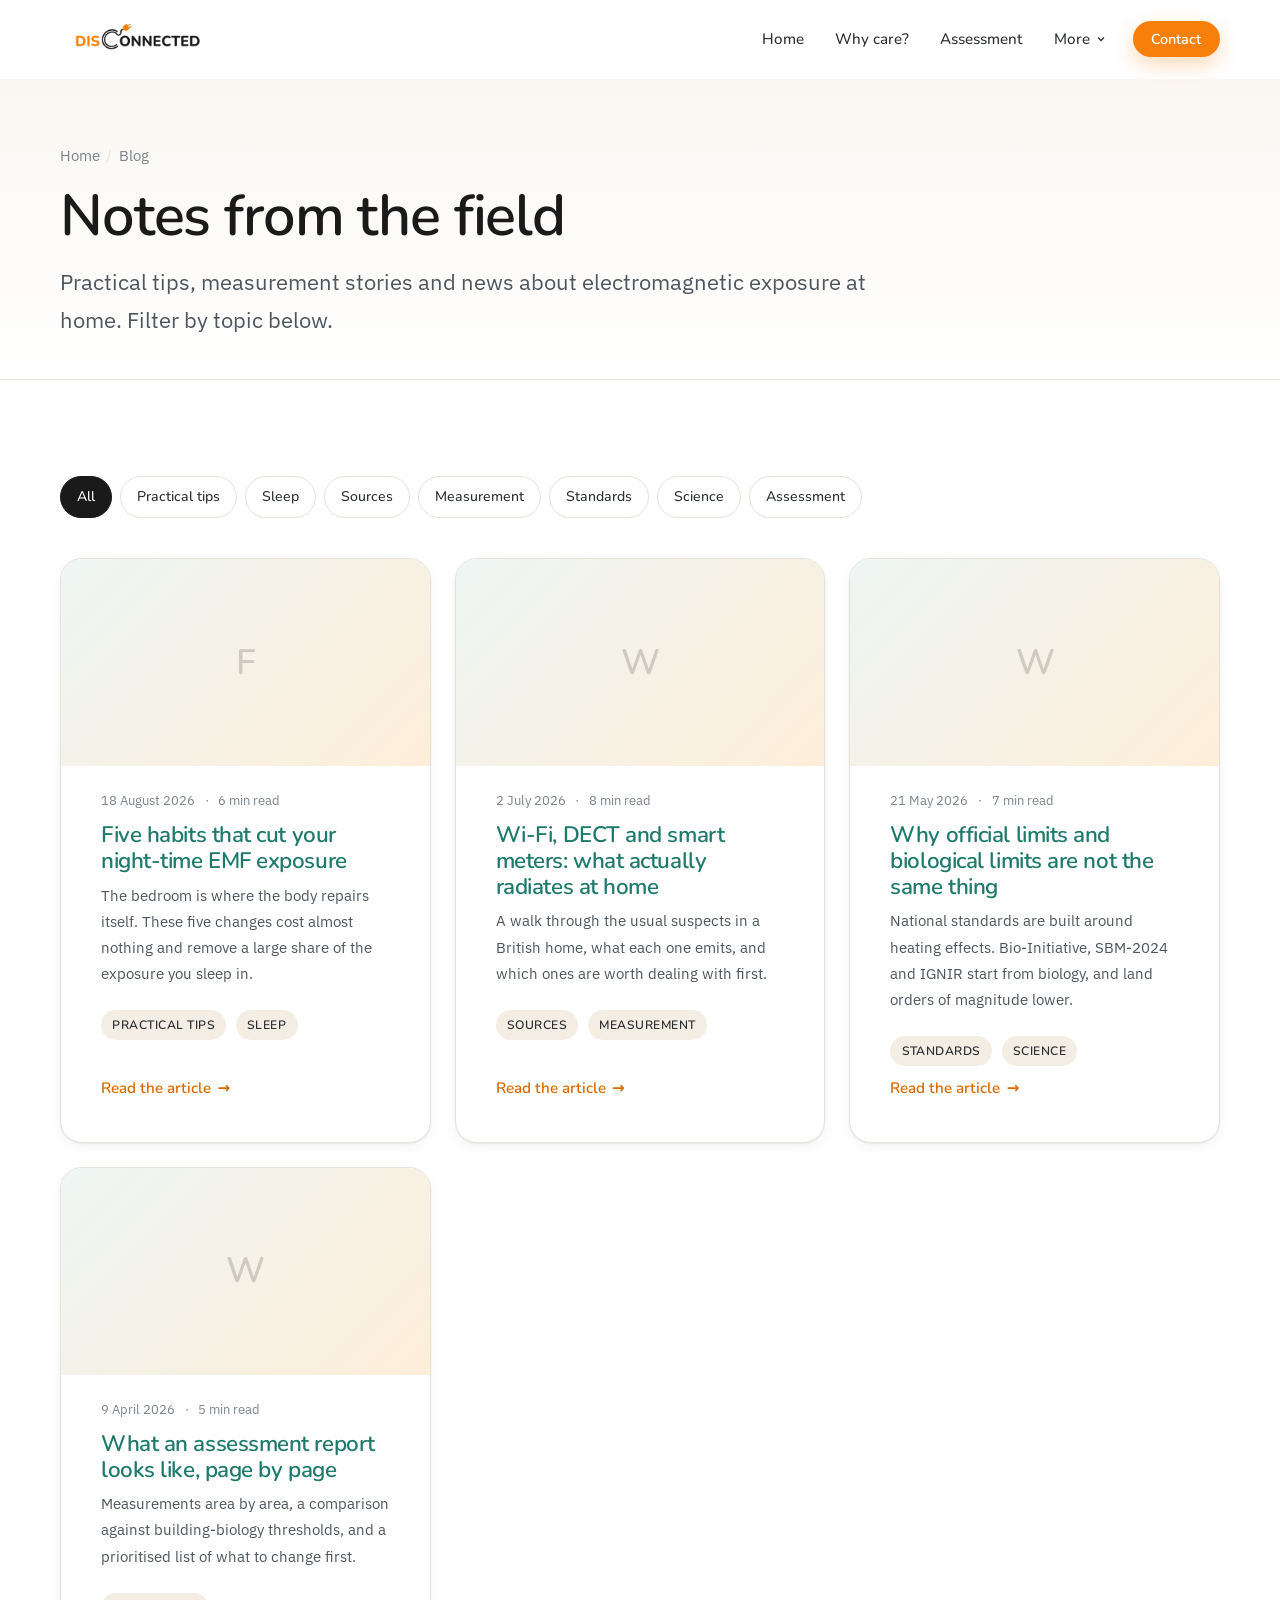
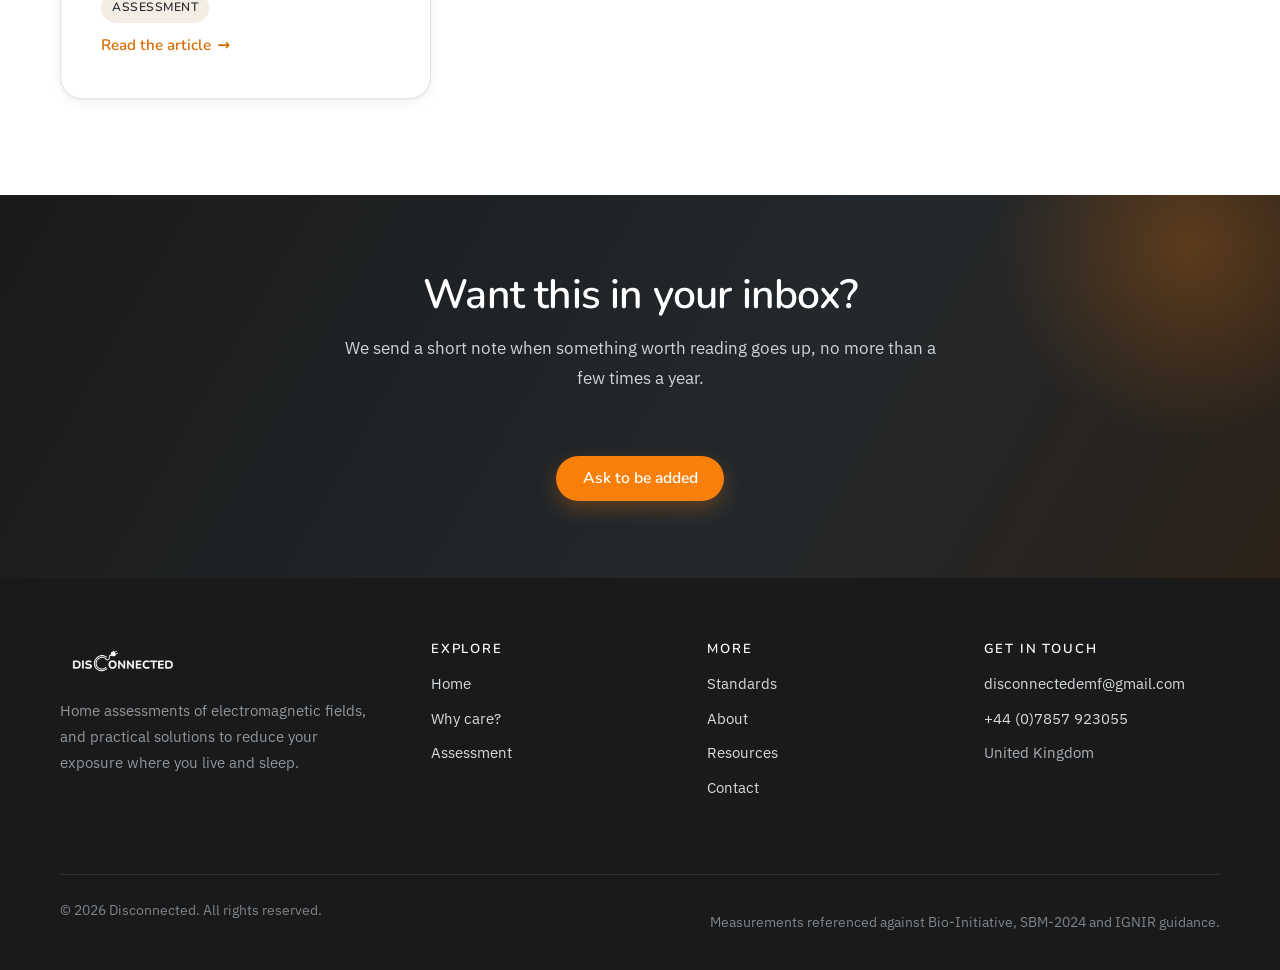
<file: pages/blog.html>
<!DOCTYPE html>
<html lang="en-GB">
<head>
  <meta charset="utf-8">
  <meta name="viewport" content="width=device-width, initial-scale=1">
  <title>Blog | Disconnected</title>
  <meta name="description" content="News, practical tips and notes from the field on electromagnetic exposure at home, from an independent EMF assessment practice in Cumbria.">
  <!-- Kept out of search results while the blog holds sample posts. Delete this line when real articles are published, and add the page back to sitemap.xml. -->
  <meta name="robots" content="noindex, follow">
  <link rel="canonical" href="https://www.disconnectedemf.co.uk/pages/blog.html">
  <link rel="icon" href="../img/logo/logo_svg.svg" type="image/svg+xml">
  <link rel="preconnect" href="https://fonts.googleapis.com">
  <link rel="preconnect" href="https://fonts.gstatic.com" crossorigin>
  <link href="https://fonts.googleapis.com/css2?family=IBM+Plex+Sans:wght@400;500;600&family=Nunito:wght@500;600;700&display=swap" rel="stylesheet">
  <link rel="stylesheet" href="../css/base.css">
  <link rel="stylesheet" href="../css/layout.css">
  <link rel="stylesheet" href="../css/components.css">
</head>
<body>
  <a class="skip-link" href="#main">Skip to content</a>
  <header class="site-header">
    <div class="container header-inner">
      <a class="logo" href="../index.html" aria-label="Disconnected, home">
        <img src="../img/logo/Full Logo Transparent Background.png" alt="Disconnected" width="1688" height="560">
      </a>

      <button class="nav-toggle" type="button" aria-expanded="false" aria-controls="primary-nav" aria-label="Menu">
        <span></span><span></span><span></span>
      </button>

      <nav class="nav" id="primary-nav" aria-label="Main">
        <ul class="nav__list">
          <li class="nav__item"><a class="nav__link" href="../index.html">Home</a></li>
          <li class="nav__item"><a class="nav__link" href="../pages/why-emf.html">Why care?</a></li>
          <li class="nav__item"><a class="nav__link" href="../pages/assessment.html">Assessment</a></li>
          <!-- Blog hidden for now; uncomment this item to bring it back.
          <li class="nav__item"><a class="nav__link is-active" href="../pages/blog.html">Blog</a></li>
          -->
          <li class="nav__item nav__item--has-menu">
            <button class="nav__submenu-toggle" type="button" aria-expanded="false">
              More
              <svg viewBox="0 0 24 24" fill="none" stroke="currentColor" stroke-width="2.5" aria-hidden="true"><path d="M6 9l6 6 6-6"/></svg>
            </button>
            <ul class="nav__submenu">
              <li><a href="../pages/standards.html">Standards<small>Bio-Initiative, SBM-2024, IGNIR</small></a></li>
              <li><a href="../pages/about.html">About<small>Who is behind Disconnected</small></a></li>
              <li><a href="../pages/resources.html">Resources<small>Books, studies and videos</small></a></li>
            </ul>
          </li>
          <li class="nav__item nav__cta"><a class="btn btn--primary btn--sm" href="../index.html#contact">Contact</a></li>
        </ul>
      </nav>
    </div>
  </header>

  <main id="main">
    <div class="page-head">
      <div class="container">
        <ul class="breadcrumb">
          <li><a href="../index.html">Home</a></li>
          <li>Blog</li>
        </ul>
        <h1>Notes from the field</h1>
        <p>
          Practical tips, measurement stories and news about electromagnetic exposure at home.
          Filter by topic below.
        </p>
      </div>
    </div>

    <section class="section">
      <div class="container">
        <!-- Filters and cards are rendered by js/blog.js from the POSTS array. -->
        <div class="filters" id="post-filters" role="group" aria-label="Filter articles by topic"></div>
        <div class="grid grid--3" id="post-list" aria-live="polite"></div>

        <noscript>
          <p class="empty-state">
            The article list needs JavaScript. You can still reach us on
            <a href="mailto:disconnectedemf@gmail.com">disconnectedemf@gmail.com</a>.
          </p>
        </noscript>
      </div>
    </section>

    <section class="cta-band">
      <div class="container">
        <h2>Want this in your inbox?</h2>
        <p>We send a short note when something worth reading goes up, no more than a few times a year.</p>
        <a class="btn btn--primary" href="../index.html#contact">Ask to be added</a>
      </div>
    </section>
  </main>
  <footer class="site-footer">
    <div class="container">
      <div class="footer-grid">
        <div class="footer-brand">
          <img src="../img/logo/Full Logo Mono White.png" alt="Disconnected" width="1688" height="560">
          <p>Home assessments of electromagnetic fields, and practical solutions to reduce your exposure where you live and sleep.</p>
        </div>
        <div class="footer-col">
          <h3>Explore</h3>
          <ul>
            <li><a href="../index.html">Home</a></li>
            <li><a href="../pages/why-emf.html">Why care?</a></li>
            <li><a href="../pages/assessment.html">Assessment</a></li>
            <!-- Blog hidden for now; uncomment to bring it back.
            <li><a href="../pages/blog.html">Blog</a></li>
            -->
          </ul>
        </div>
        <div class="footer-col">
          <h3>More</h3>
          <ul>
            <li><a href="../pages/standards.html">Standards</a></li>
            <li><a href="../pages/about.html">About</a></li>
            <li><a href="../pages/resources.html">Resources</a></li>
            <li><a href="../index.html#contact">Contact</a></li>
          </ul>
        </div>
        <div class="footer-col">
          <h3>Get in touch</h3>
          <ul>
            <li><a href="mailto:disconnectedemf@gmail.com">disconnectedemf@gmail.com</a></li>
            <li><a href="tel:+447857923055">+44 (0)7857 923055</a></li>
            <li>United Kingdom</li>
          </ul>
        </div>
      </div>
      <div class="footer-bottom">
        <p>&copy; <span data-year>2026</span> Disconnected. All rights reserved.</p>
        <p>Measurements referenced against Bio-Initiative, SBM-2024 and IGNIR guidance.</p>
      </div>
    </div>
  </footer>

  <button class="to-top" type="button" aria-label="Back to top">
    <svg viewBox="0 0 24 24" fill="none" stroke="currentColor" stroke-width="2.5" aria-hidden="true"><path d="M12 19V5M5 12l7-7 7 7"/></svg>
  </button>

  <script src="../js/main.js"></script>
  <script src="../js/blog.js"></script>
</body>
</html>
</file>
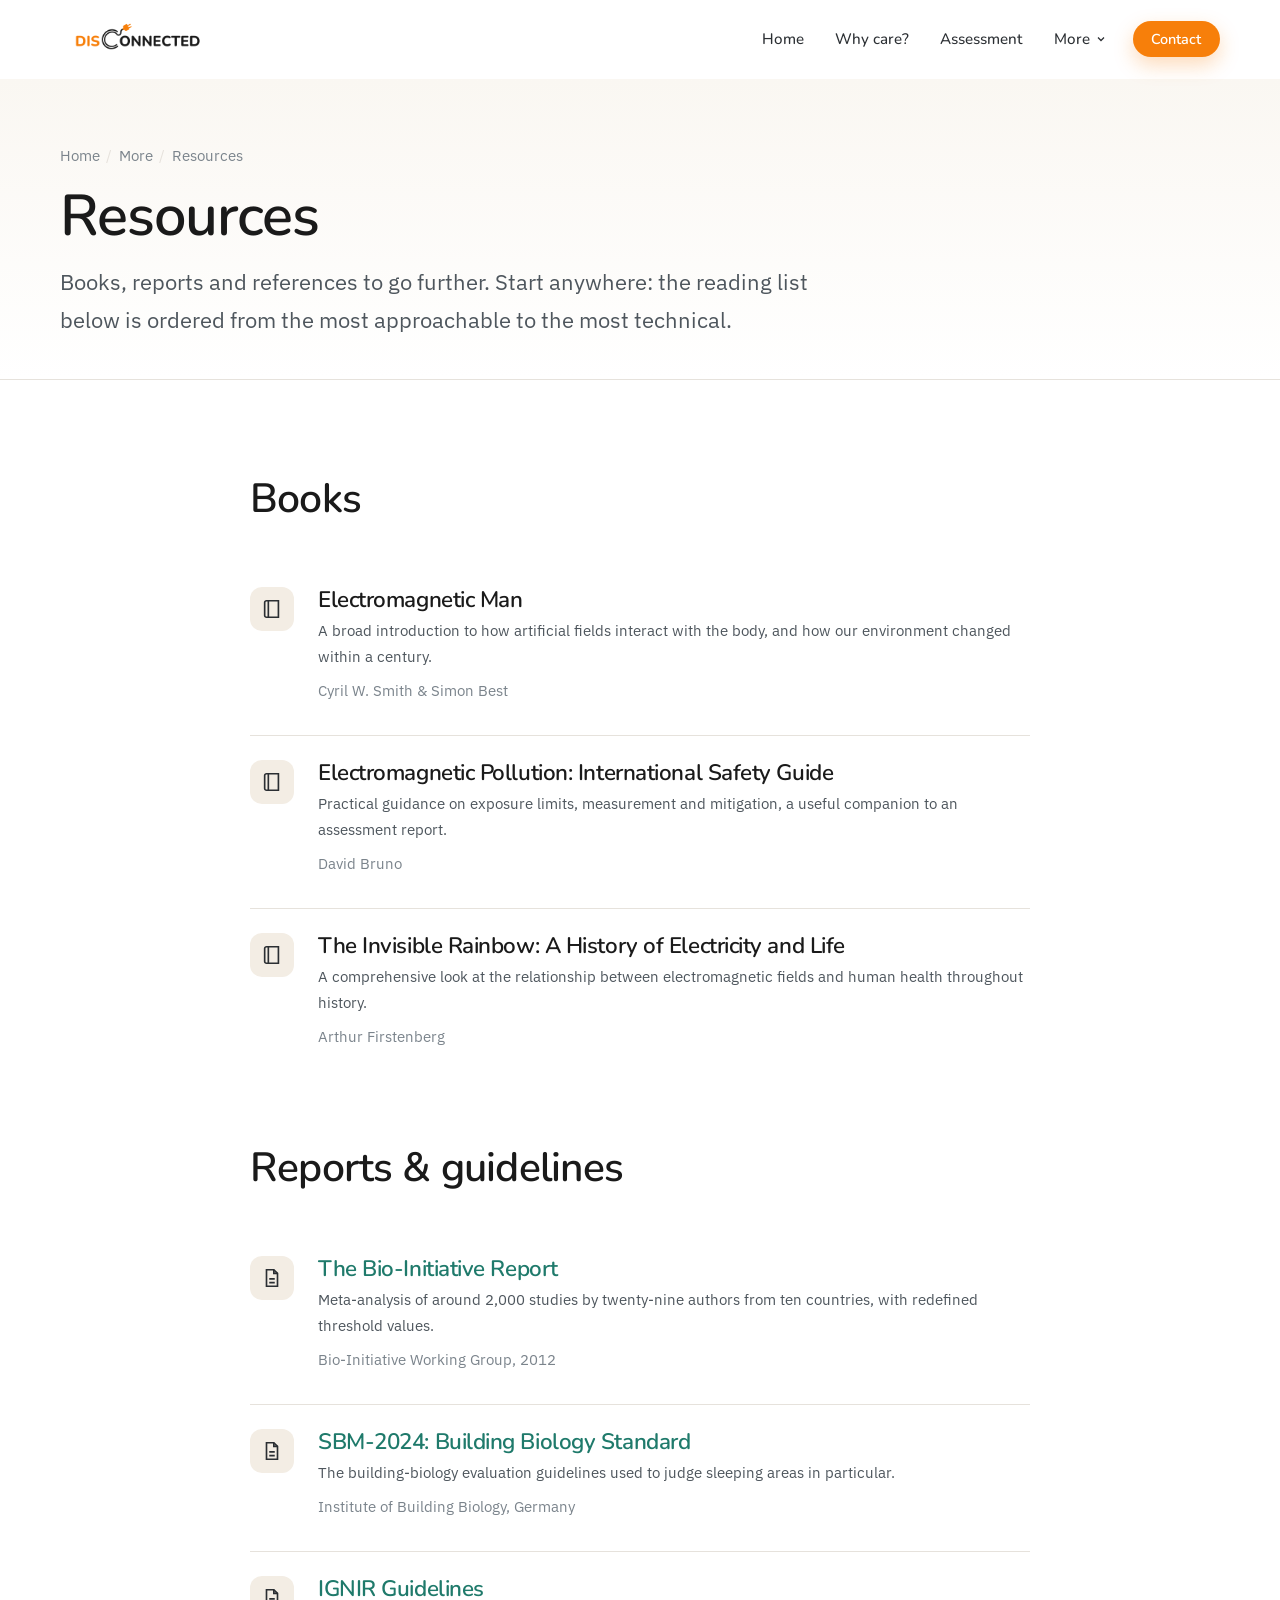
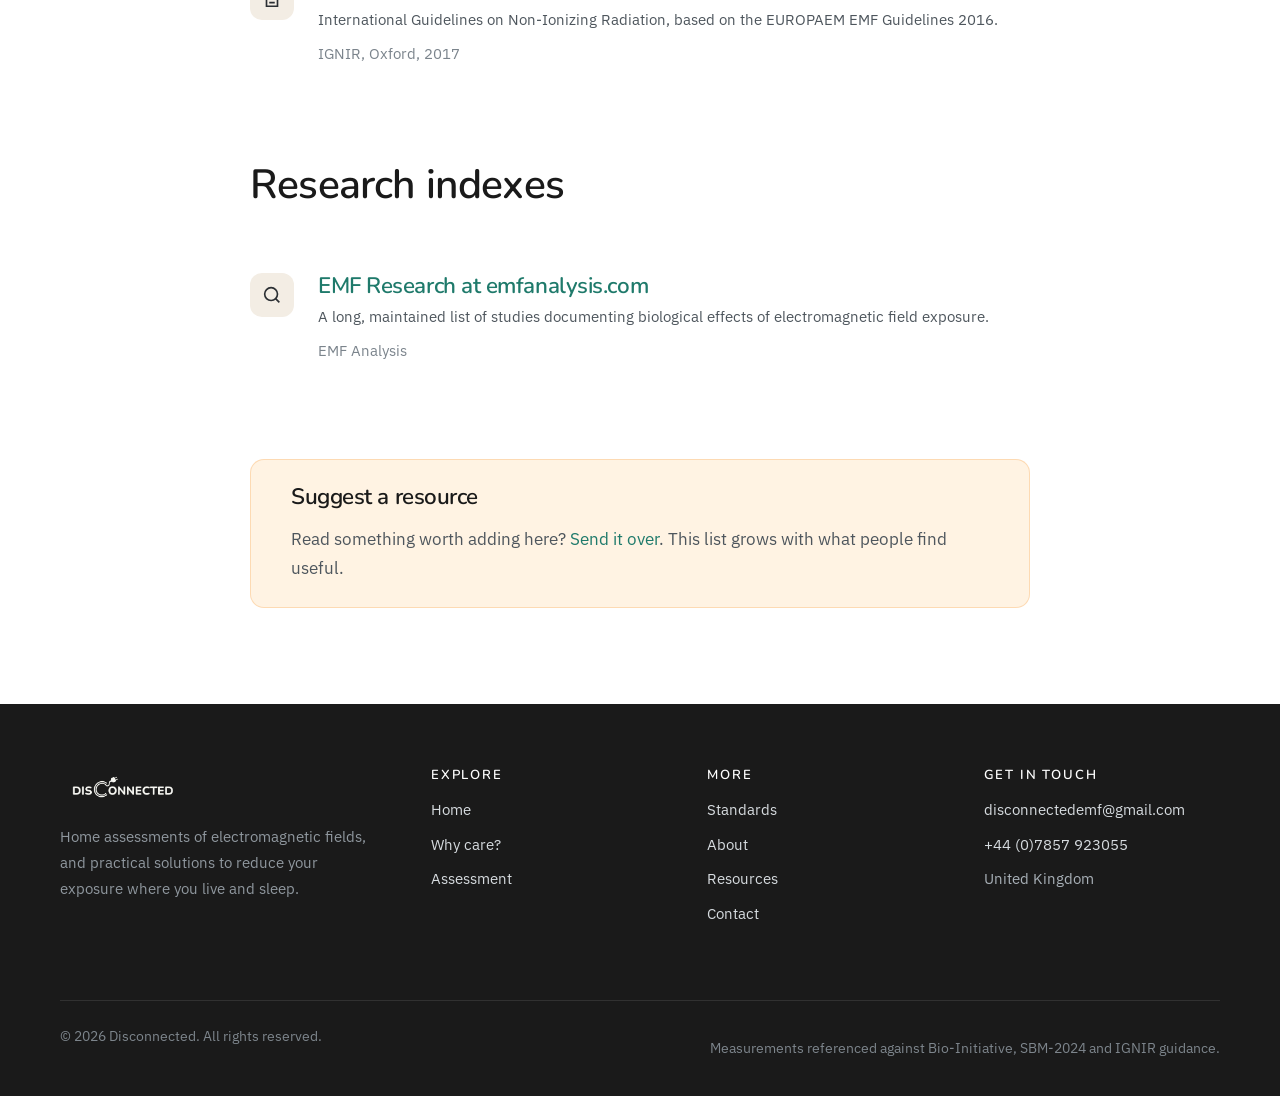
<file: pages/resources.html>
<!DOCTYPE html>
<html lang="en-GB">
<head>
  <meta charset="utf-8">
  <meta name="viewport" content="width=device-width, initial-scale=1">
  <title>EMF Books, Reports &amp; Research | Disconnected</title>
  <meta name="description" content="Books, reports, studies and videos to understand electromagnetic fields, exposure standards and electrosensitivity.">
  <link rel="canonical" href="https://www.disconnectedemf.co.uk/pages/resources.html">
  <meta property="og:type" content="website">
  <meta property="og:site_name" content="Disconnected">
  <meta property="og:locale" content="en_GB">
  <meta property="og:title" content="EMF Books, Reports &amp; Research | Disconnected">
  <meta property="og:description" content="Books, reports, studies and videos to understand electromagnetic fields, exposure standards and electrosensitivity.">
  <meta property="og:url" content="https://www.disconnectedemf.co.uk/pages/resources.html">
  <meta property="og:image" content="https://www.disconnectedemf.co.uk/img/logo/Full%20Logo%20Transparent%20Background.png">
  <meta name="twitter:card" content="summary_large_image">
  <link rel="icon" href="../img/logo/logo_svg.svg" type="image/svg+xml">
  <link rel="preconnect" href="https://fonts.googleapis.com">
  <link rel="preconnect" href="https://fonts.gstatic.com" crossorigin>
  <link href="https://fonts.googleapis.com/css2?family=IBM+Plex+Sans:wght@400;500;600&family=Nunito:wght@500;600;700&display=swap" rel="stylesheet">
  <link rel="stylesheet" href="../css/base.css">
  <link rel="stylesheet" href="../css/layout.css">
  <link rel="stylesheet" href="../css/components.css">

  <script type="application/ld+json">
  {
    "@context": "https://schema.org",
    "@type": "BreadcrumbList",
    "itemListElement": [
      { "@type": "ListItem", "position": 1, "name": "Home", "item": "https://www.disconnectedemf.co.uk/" },
      { "@type": "ListItem", "position": 2, "name": "Resources", "item": "https://www.disconnectedemf.co.uk/pages/resources.html" }
    ]
  }
  </script>
</head>
<body>
  <a class="skip-link" href="#main">Skip to content</a>
  <header class="site-header">
    <div class="container header-inner">
      <a class="logo" href="../index.html" aria-label="Disconnected, home">
        <img src="../img/logo/Full Logo Transparent Background.png" alt="Disconnected" width="1688" height="560">
      </a>

      <button class="nav-toggle" type="button" aria-expanded="false" aria-controls="primary-nav" aria-label="Menu">
        <span></span><span></span><span></span>
      </button>

      <nav class="nav" id="primary-nav" aria-label="Main">
        <ul class="nav__list">
          <li class="nav__item"><a class="nav__link" href="../index.html">Home</a></li>
          <li class="nav__item"><a class="nav__link" href="../pages/why-emf.html">Why care?</a></li>
          <li class="nav__item"><a class="nav__link" href="../pages/assessment.html">Assessment</a></li>
          <!-- Blog hidden for now; uncomment this item to bring it back.
          <li class="nav__item"><a class="nav__link" href="../pages/blog.html">Blog</a></li>
          -->
          <li class="nav__item nav__item--has-menu">
            <button class="nav__submenu-toggle" type="button" aria-expanded="false">
              More
              <svg viewBox="0 0 24 24" fill="none" stroke="currentColor" stroke-width="2.5" aria-hidden="true"><path d="M6 9l6 6 6-6"/></svg>
            </button>
            <ul class="nav__submenu">
              <li><a href="../pages/standards.html">Standards<small>Bio-Initiative, SBM-2024, IGNIR</small></a></li>
              <li><a href="../pages/about.html">About<small>Who is behind Disconnected</small></a></li>
              <li><a href="../pages/resources.html">Resources<small>Books, studies and videos</small></a></li>
            </ul>
          </li>
          <li class="nav__item nav__cta"><a class="btn btn--primary btn--sm" href="../index.html#contact">Contact</a></li>
        </ul>
      </nav>
    </div>
  </header>

  <main id="main">
    <div class="page-head">
      <div class="container">
        <ul class="breadcrumb">
          <li><a href="../index.html">Home</a></li>
          <li>More</li>
          <li>Resources</li>
        </ul>
        <h1>Resources</h1>
        <p>
          Books, reports and references to go further. Start anywhere: the reading list below is
          ordered from the most approachable to the most technical.
        </p>
      </div>
    </div>

    <section class="section">
      <div class="container container--narrow">

        <h2 data-reveal>Books</h2>
        <div class="mt-lg" data-reveal>
          <div class="resource">
            <div class="resource__type" aria-hidden="true">
              <svg viewBox="0 0 24 24" fill="none" stroke="currentColor" stroke-width="1.8"><path d="M4 5a2 2 0 0 1 2-2h13v18H6a2 2 0 0 1-2-2z"/><path d="M8 3v18"/></svg>
            </div>
            <div>
              <h3>Electromagnetic Man</h3>
              <p>A broad introduction to how artificial fields interact with the body, and how our environment changed within a century.</p>
              <p class="resource__author">Cyril W. Smith &amp; Simon Best</p>
            </div>
          </div>

          <div class="resource">
            <div class="resource__type" aria-hidden="true">
              <svg viewBox="0 0 24 24" fill="none" stroke="currentColor" stroke-width="1.8"><path d="M4 5a2 2 0 0 1 2-2h13v18H6a2 2 0 0 1-2-2z"/><path d="M8 3v18"/></svg>
            </div>
            <div>
              <h3>Electromagnetic Pollution: International Safety Guide</h3>
              <p>Practical guidance on exposure limits, measurement and mitigation, a useful companion to an assessment report.</p>
              <p class="resource__author">David Bruno</p>
            </div>
          </div>

          <div class="resource">
            <div class="resource__type" aria-hidden="true">
              <svg viewBox="0 0 24 24" fill="none" stroke="currentColor" stroke-width="1.8"><path d="M4 5a2 2 0 0 1 2-2h13v18H6a2 2 0 0 1-2-2z"/><path d="M8 3v18"/></svg>
            </div>
            <div>
              <h3>The Invisible Rainbow: A History of Electricity and Life</h3>
              <p>A comprehensive look at the relationship between electromagnetic fields and human health throughout history.</p>
              <p class="resource__author">Arthur Firstenberg</p>
            </div>
          </div>
        </div>

        <h2 class="mt-xl" data-reveal>Reports &amp; guidelines</h2>
        <div class="mt-lg" data-reveal>
          <div class="resource">
            <div class="resource__type" aria-hidden="true">
              <svg viewBox="0 0 24 24" fill="none" stroke="currentColor" stroke-width="1.8"><path d="M6 3h8l4 4v14H6z"/><path d="M14 3v4h4M9 13h6M9 17h6"/></svg>
            </div>
            <div>
              <h3><a href="https://bioinitiative.org/" target="_blank" rel="noopener">The Bio-Initiative Report</a></h3>
              <p>Meta-analysis of around 2,000 studies by twenty-nine authors from ten countries, with redefined threshold values.</p>
              <p class="resource__author">Bio-Initiative Working Group, 2012</p>
            </div>
          </div>

          <div class="resource">
            <div class="resource__type" aria-hidden="true">
              <svg viewBox="0 0 24 24" fill="none" stroke="currentColor" stroke-width="1.8"><path d="M6 3h8l4 4v14H6z"/><path d="M14 3v4h4M9 13h6M9 17h6"/></svg>
            </div>
            <div>
              <h3><a href="https://buildingbiologyinstitute.org/" target="_blank" rel="noopener">SBM-2024: Building Biology Standard</a></h3>
              <p>The building-biology evaluation guidelines used to judge sleeping areas in particular.</p>
              <p class="resource__author">Institute of Building Biology, Germany</p>
            </div>
          </div>

          <div class="resource">
            <div class="resource__type" aria-hidden="true">
              <svg viewBox="0 0 24 24" fill="none" stroke="currentColor" stroke-width="1.8"><path d="M6 3h8l4 4v14H6z"/><path d="M14 3v4h4M9 13h6M9 17h6"/></svg>
            </div>
            <div>
              <h3><a href="https://ignir.org/" target="_blank" rel="noopener">IGNIR Guidelines</a></h3>
              <p>International Guidelines on Non-Ionizing Radiation, based on the EUROPAEM EMF Guidelines 2016.</p>
              <p class="resource__author">IGNIR, Oxford, 2017</p>
            </div>
          </div>
        </div>

        <h2 class="mt-xl" data-reveal>Research indexes</h2>
        <div class="mt-lg" data-reveal>
          <div class="resource">
            <div class="resource__type" aria-hidden="true">
              <svg viewBox="0 0 24 24" fill="none" stroke="currentColor" stroke-width="1.8"><circle cx="11" cy="11" r="7"/><path d="m20 20-4.3-4.3"/></svg>
            </div>
            <div>
              <h3><a href="https://www.emfanalysis.com/research/" target="_blank" rel="noopener">EMF Research at emfanalysis.com</a></h3>
              <p>A long, maintained list of studies documenting biological effects of electromagnetic field exposure.</p>
              <p class="resource__author">EMF Analysis</p>
            </div>
          </div>
        </div>

        <div class="callout callout--warm mt-xl" data-reveal>
          <h3>Suggest a resource</h3>
          <p class="mb-0">
            Read something worth adding here? <a href="../index.html#contact">Send it over</a>. This list
            grows with what people find useful.
          </p>
        </div>
      </div>
    </section>
  </main>
  <footer class="site-footer">
    <div class="container">
      <div class="footer-grid">
        <div class="footer-brand">
          <img src="../img/logo/Full Logo Mono White.png" alt="Disconnected" width="1688" height="560">
          <p>Home assessments of electromagnetic fields, and practical solutions to reduce your exposure where you live and sleep.</p>
        </div>
        <div class="footer-col">
          <h3>Explore</h3>
          <ul>
            <li><a href="../index.html">Home</a></li>
            <li><a href="../pages/why-emf.html">Why care?</a></li>
            <li><a href="../pages/assessment.html">Assessment</a></li>
            <!-- Blog hidden for now; uncomment to bring it back.
            <li><a href="../pages/blog.html">Blog</a></li>
            -->
          </ul>
        </div>
        <div class="footer-col">
          <h3>More</h3>
          <ul>
            <li><a href="../pages/standards.html">Standards</a></li>
            <li><a href="../pages/about.html">About</a></li>
            <li><a href="../pages/resources.html">Resources</a></li>
            <li><a href="../index.html#contact">Contact</a></li>
          </ul>
        </div>
        <div class="footer-col">
          <h3>Get in touch</h3>
          <ul>
            <li><a href="mailto:disconnectedemf@gmail.com">disconnectedemf@gmail.com</a></li>
            <li><a href="tel:+447857923055">+44 (0)7857 923055</a></li>
            <li>United Kingdom</li>
          </ul>
        </div>
      </div>
      <div class="footer-bottom">
        <p>&copy; <span data-year>2026</span> Disconnected. All rights reserved.</p>
        <p>Measurements referenced against Bio-Initiative, SBM-2024 and IGNIR guidance.</p>
      </div>
    </div>
  </footer>

  <button class="to-top" type="button" aria-label="Back to top">
    <svg viewBox="0 0 24 24" fill="none" stroke="currentColor" stroke-width="2.5" aria-hidden="true"><path d="M12 19V5M5 12l7-7 7 7"/></svg>
  </button>

  <script src="../js/main.js"></script>
</body>
</html>
</file>
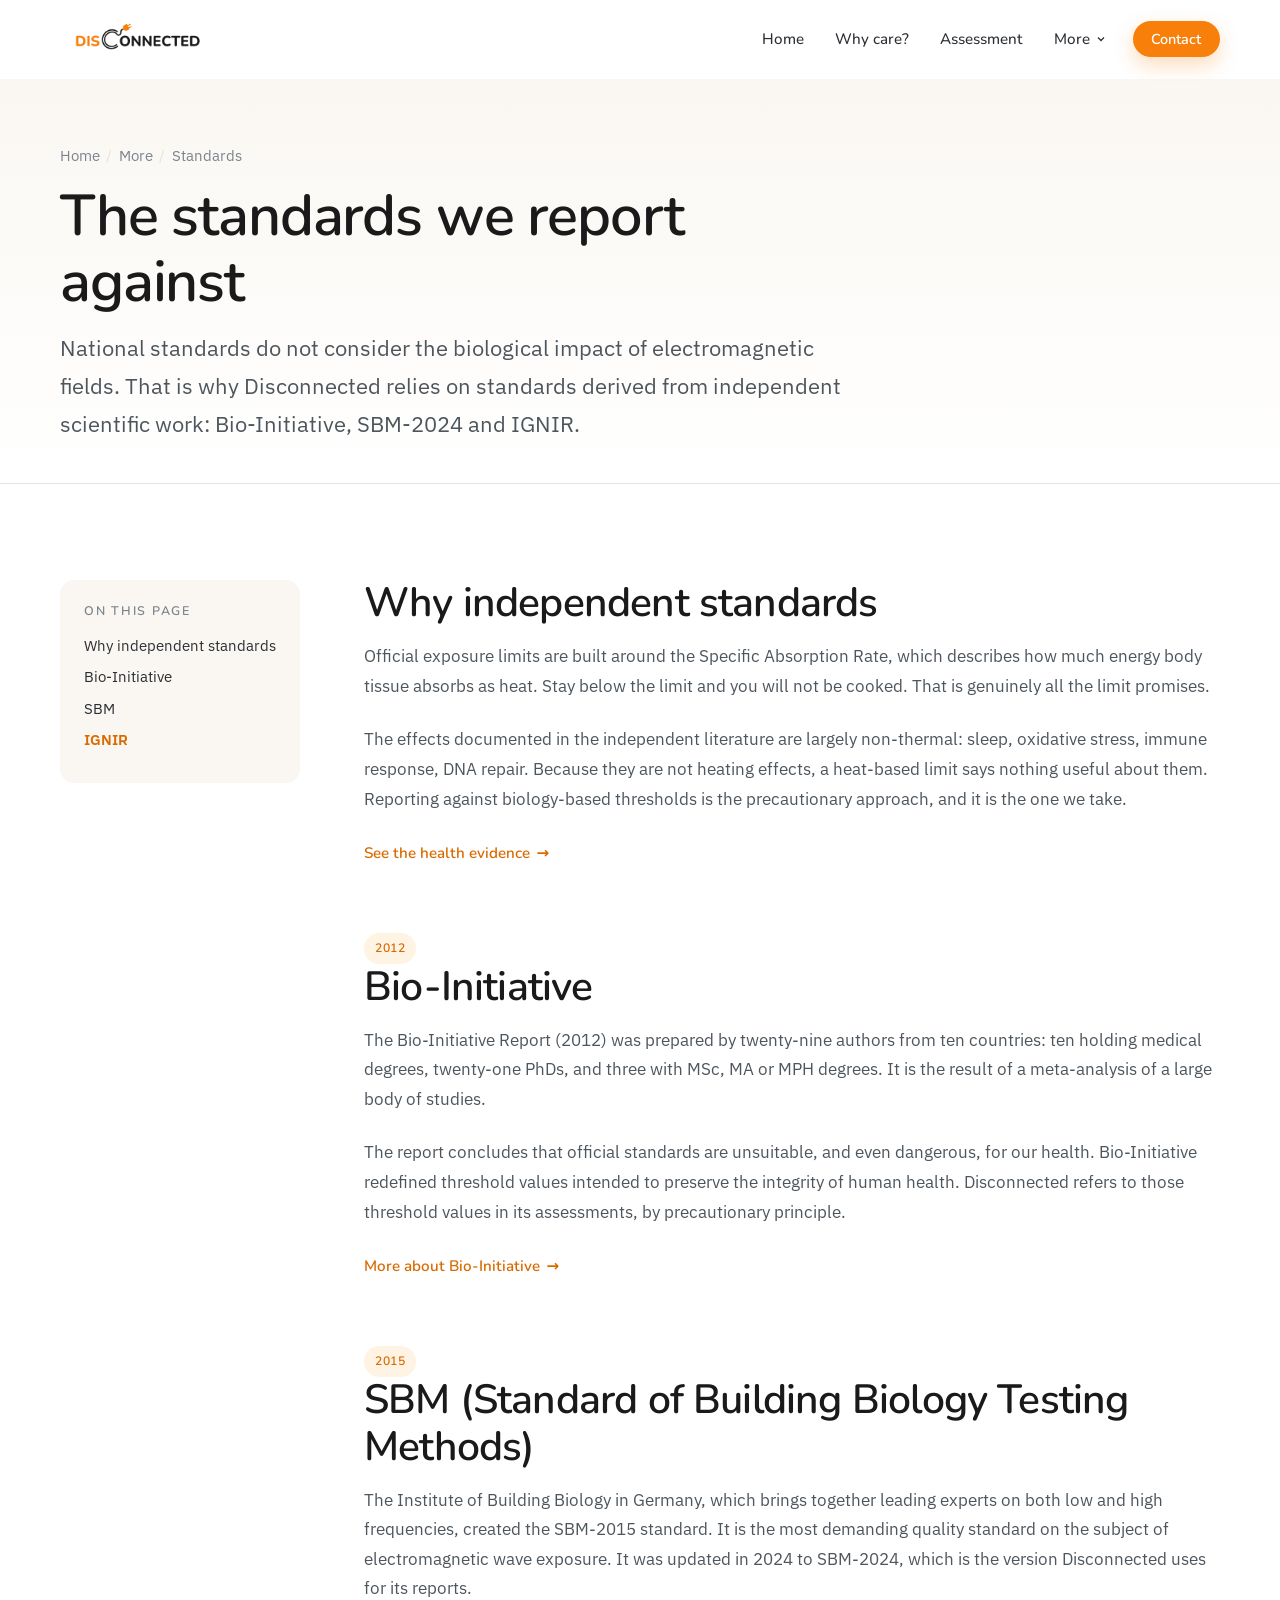
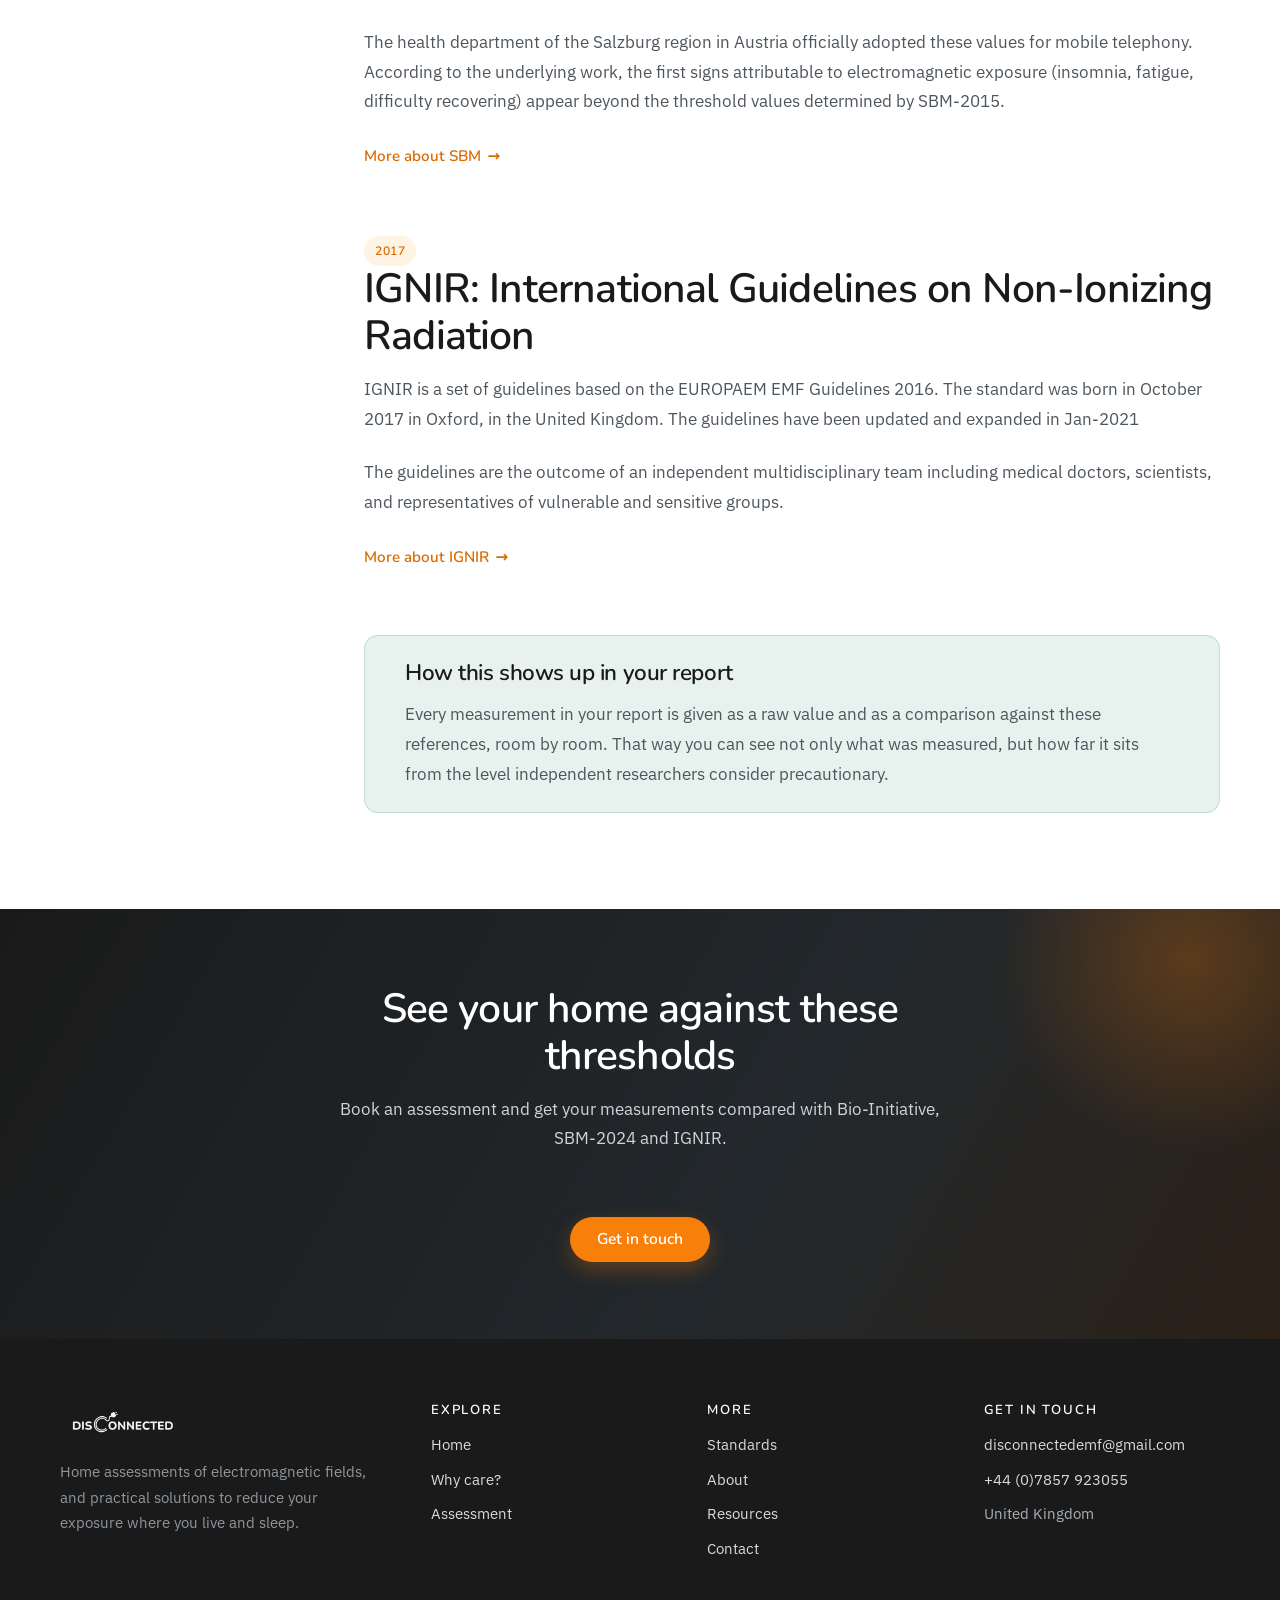
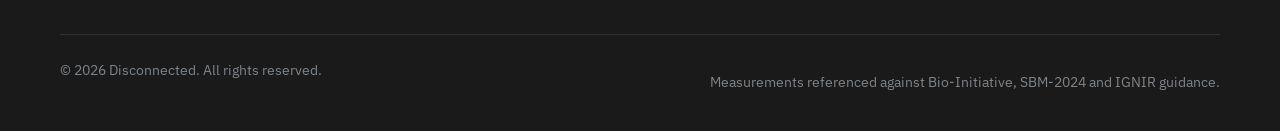
<file: pages/standards.html>
<!DOCTYPE html>
<html lang="en-GB">
<head>
  <meta charset="utf-8">
  <meta name="viewport" content="width=device-width, initial-scale=1">
  <title>EMF Safety Standards We Report Against | Disconnected</title>
  <meta name="description" content="National limits ignore biological effects. Disconnected reports against Bio-Initiative, SBM-2024 and IGNIR: three independent, biology-based references.">
  <link rel="canonical" href="https://www.disconnectedemf.co.uk/pages/standards.html">
  <meta property="og:type" content="website">
  <meta property="og:site_name" content="Disconnected">
  <meta property="og:locale" content="en_GB">
  <meta property="og:title" content="EMF Safety Standards We Report Against | Disconnected">
  <meta property="og:description" content="National limits ignore biological effects. Disconnected reports against Bio-Initiative, SBM-2024 and IGNIR: three independent, biology-based references.">
  <meta property="og:url" content="https://www.disconnectedemf.co.uk/pages/standards.html">
  <meta property="og:image" content="https://www.disconnectedemf.co.uk/img/logo/Full%20Logo%20Transparent%20Background.png">
  <meta name="twitter:card" content="summary_large_image">
  <link rel="icon" href="../img/logo/logo_svg.svg" type="image/svg+xml">
  <link rel="preconnect" href="https://fonts.googleapis.com">
  <link rel="preconnect" href="https://fonts.gstatic.com" crossorigin>
  <link href="https://fonts.googleapis.com/css2?family=IBM+Plex+Sans:wght@400;500;600&family=Nunito:wght@500;600;700&display=swap" rel="stylesheet">
  <link rel="stylesheet" href="../css/base.css">
  <link rel="stylesheet" href="../css/layout.css">
  <link rel="stylesheet" href="../css/components.css">

  <script type="application/ld+json">
  {
    "@context": "https://schema.org",
    "@type": "BreadcrumbList",
    "itemListElement": [
      { "@type": "ListItem", "position": 1, "name": "Home", "item": "https://www.disconnectedemf.co.uk/" },
      { "@type": "ListItem", "position": 2, "name": "Standards", "item": "https://www.disconnectedemf.co.uk/pages/standards.html" }
    ]
  }
  </script>
</head>
<body>
  <a class="skip-link" href="#main">Skip to content</a>
  <header class="site-header">
    <div class="container header-inner">
      <a class="logo" href="../index.html" aria-label="Disconnected, home">
        <img src="../img/logo/Full Logo Transparent Background.png" alt="Disconnected" width="1688" height="560">
      </a>

      <button class="nav-toggle" type="button" aria-expanded="false" aria-controls="primary-nav" aria-label="Menu">
        <span></span><span></span><span></span>
      </button>

      <nav class="nav" id="primary-nav" aria-label="Main">
        <ul class="nav__list">
          <li class="nav__item"><a class="nav__link" href="../index.html">Home</a></li>
          <li class="nav__item"><a class="nav__link" href="../pages/why-emf.html">Why care?</a></li>
          <li class="nav__item"><a class="nav__link" href="../pages/assessment.html">Assessment</a></li>
          <!-- Blog hidden for now; uncomment this item to bring it back.
          <li class="nav__item"><a class="nav__link" href="../pages/blog.html">Blog</a></li>
          -->
          <li class="nav__item nav__item--has-menu">
            <button class="nav__submenu-toggle" type="button" aria-expanded="false">
              More
              <svg viewBox="0 0 24 24" fill="none" stroke="currentColor" stroke-width="2.5" aria-hidden="true"><path d="M6 9l6 6 6-6"/></svg>
            </button>
            <ul class="nav__submenu">
              <li><a href="../pages/standards.html">Standards<small>Bio-Initiative, SBM-2024, IGNIR</small></a></li>
              <li><a href="../pages/about.html">About<small>Who is behind Disconnected</small></a></li>
              <li><a href="../pages/resources.html">Resources<small>Books, studies and videos</small></a></li>
            </ul>
          </li>
          <li class="nav__item nav__cta"><a class="btn btn--primary btn--sm" href="../index.html#contact">Contact</a></li>
        </ul>
      </nav>
    </div>
  </header>

  <main id="main">
    <div class="page-head">
      <div class="container">
        <ul class="breadcrumb">
          <li><a href="../index.html">Home</a></li>
          <li>More</li>
          <li>Standards</li>
        </ul>
        <h1>The standards we report against</h1>
        <p>
          National standards do not consider the biological impact of electromagnetic fields. That is
          why Disconnected relies on standards derived from independent scientific work:
          Bio-Initiative, SBM-2024 and IGNIR.
        </p>
      </div>
    </div>

    <section class="section">
      <div class="container doc">
        <aside class="toc">
          <h2>On this page</h2>
          <ul>
            <li><a href="#why">Why independent standards</a></li>
            <li><a href="#bio-initiative">Bio-Initiative</a></li>
            <li><a href="#sbm-2024">SBM</a></li>
            <li><a href="#ignir">IGNIR</a></li>
          </ul>
        </aside>

        <div class="prose">
          <article id="why" data-reveal>
            <h2>Why independent standards</h2>
            <p>
              Official exposure limits are built around the Specific Absorption Rate, which describes
              how much energy body tissue absorbs as heat. Stay below the limit and you will not be
              cooked. That is genuinely all the limit promises.
            </p>
            <p>
              The effects documented in the independent literature are largely non-thermal: sleep,
              oxidative stress, immune response, DNA repair. Because they are not heating effects, a
              heat-based limit says nothing useful about them. Reporting against biology-based
              thresholds is the precautionary approach, and it is the one we take.
            </p>
            <p><a class="link-arrow" href="why-emf.html#health">See the health evidence</a></p>
          </article>

          <article id="bio-initiative" class="mt-xl" data-reveal>
            <span class="tag tag--orange">2012</span>
            <h2>Bio-Initiative</h2>
            <p>
              The Bio-Initiative Report (2012) was prepared by twenty-nine authors from ten countries:
              ten holding medical degrees, twenty-one PhDs, and three with MSc, MA or MPH degrees. It is
              the result of a meta-analysis of a large body of studies.
            </p>
            <p>
              The report concludes that official standards are unsuitable, and even dangerous, for our
              health. Bio-Initiative redefined threshold values intended to preserve the integrity of
              human health. Disconnected refers to those threshold values in its assessments, by
              precautionary principle.
            </p>
            <p><a class="link-arrow" href="https://bioinitiative.org/" target="_blank" rel="noopener">More about Bio-Initiative</a></p>
          </article>

          <article id="sbm-2024" class="mt-xl" data-reveal>
            <span class="tag tag--orange">2015</span>
            <h2>SBM (Standard of Building Biology Testing Methods)</h2>
            <p>
              The Institute of Building Biology in Germany, which brings together leading experts on
              both low and high frequencies, created the SBM-2015 standard. It is the most demanding
              quality standard on the subject of electromagnetic wave exposure. It was updated in 2024 to SBM-2024, which is the version Disconnected uses for its reports.
            </p>
            <p>
              The health department of the Salzburg region in Austria officially adopted these values
              for mobile telephony. According to the underlying work, the first signs attributable to
              electromagnetic exposure (insomnia, fatigue, difficulty recovering) appear beyond the
              threshold values determined by SBM-2015.
            </p>
            <p><a class="link-arrow" href="https://buildingbiologyinstitute.org/" target="_blank" rel="noopener">More about SBM</a></p>
          </article>

          <article id="ignir" class="mt-xl" data-reveal>
            <span class="tag tag--orange">2017</span>
            <h2>IGNIR: International Guidelines on Non-Ionizing Radiation</h2>
            <p>
              IGNIR is a set of guidelines based on the EUROPAEM EMF Guidelines 2016. The standard was
              born in October 2017 in Oxford, in the United Kingdom. The guidelines have been updated and expanded in Jan-2021
            </p>
            <p>
              The guidelines are the outcome of an independent multidisciplinary team including medical
              doctors, scientists, and representatives of vulnerable and sensitive groups.
            </p>
            <p><a class="link-arrow" href="https://ignir.org/" target="_blank" rel="noopener">More about IGNIR</a></p>
          </article>

          <div class="callout mt-xl" data-reveal>
            <h3>How this shows up in your report</h3>
            <p>
              Every measurement in your report is given as a raw value and as a comparison against these
              references, room by room. That way you can see not only what was measured, but how far it
              sits from the level independent researchers consider precautionary.
            </p>
          </div>
        </div>
      </div>
    </section>

    <section class="cta-band">
      <div class="container">
        <h2>See your home against these thresholds</h2>
        <p>Book an assessment and get your measurements compared with Bio-Initiative, SBM-2024 and IGNIR.</p>
        <a class="btn btn--primary" href="../index.html#contact">Get in touch</a>
      </div>
    </section>
  </main>
  <footer class="site-footer">
    <div class="container">
      <div class="footer-grid">
        <div class="footer-brand">
          <img src="../img/logo/Full Logo Mono White.png" alt="Disconnected" width="1688" height="560">
          <p>Home assessments of electromagnetic fields, and practical solutions to reduce your exposure where you live and sleep.</p>
        </div>
        <div class="footer-col">
          <h3>Explore</h3>
          <ul>
            <li><a href="../index.html">Home</a></li>
            <li><a href="../pages/why-emf.html">Why care?</a></li>
            <li><a href="../pages/assessment.html">Assessment</a></li>
            <!-- Blog hidden for now; uncomment to bring it back.
            <li><a href="../pages/blog.html">Blog</a></li>
            -->
          </ul>
        </div>
        <div class="footer-col">
          <h3>More</h3>
          <ul>
            <li><a href="../pages/standards.html">Standards</a></li>
            <li><a href="../pages/about.html">About</a></li>
            <li><a href="../pages/resources.html">Resources</a></li>
            <li><a href="../index.html#contact">Contact</a></li>
          </ul>
        </div>
        <div class="footer-col">
          <h3>Get in touch</h3>
          <ul>
            <li><a href="mailto:disconnectedemf@gmail.com">disconnectedemf@gmail.com</a></li>
            <li><a href="tel:+447857923055">+44 (0)7857 923055</a></li>
            <li>United Kingdom</li>
          </ul>
        </div>
      </div>
      <div class="footer-bottom">
        <p>&copy; <span data-year>2026</span> Disconnected. All rights reserved.</p>
        <p>Measurements referenced against Bio-Initiative, SBM-2024 and IGNIR guidance.</p>
      </div>
    </div>
  </footer>

  <button class="to-top" type="button" aria-label="Back to top">
    <svg viewBox="0 0 24 24" fill="none" stroke="currentColor" stroke-width="2.5" aria-hidden="true"><path d="M12 19V5M5 12l7-7 7 7"/></svg>
  </button>

  <script src="../js/main.js"></script>
</body>
</html>
</file>
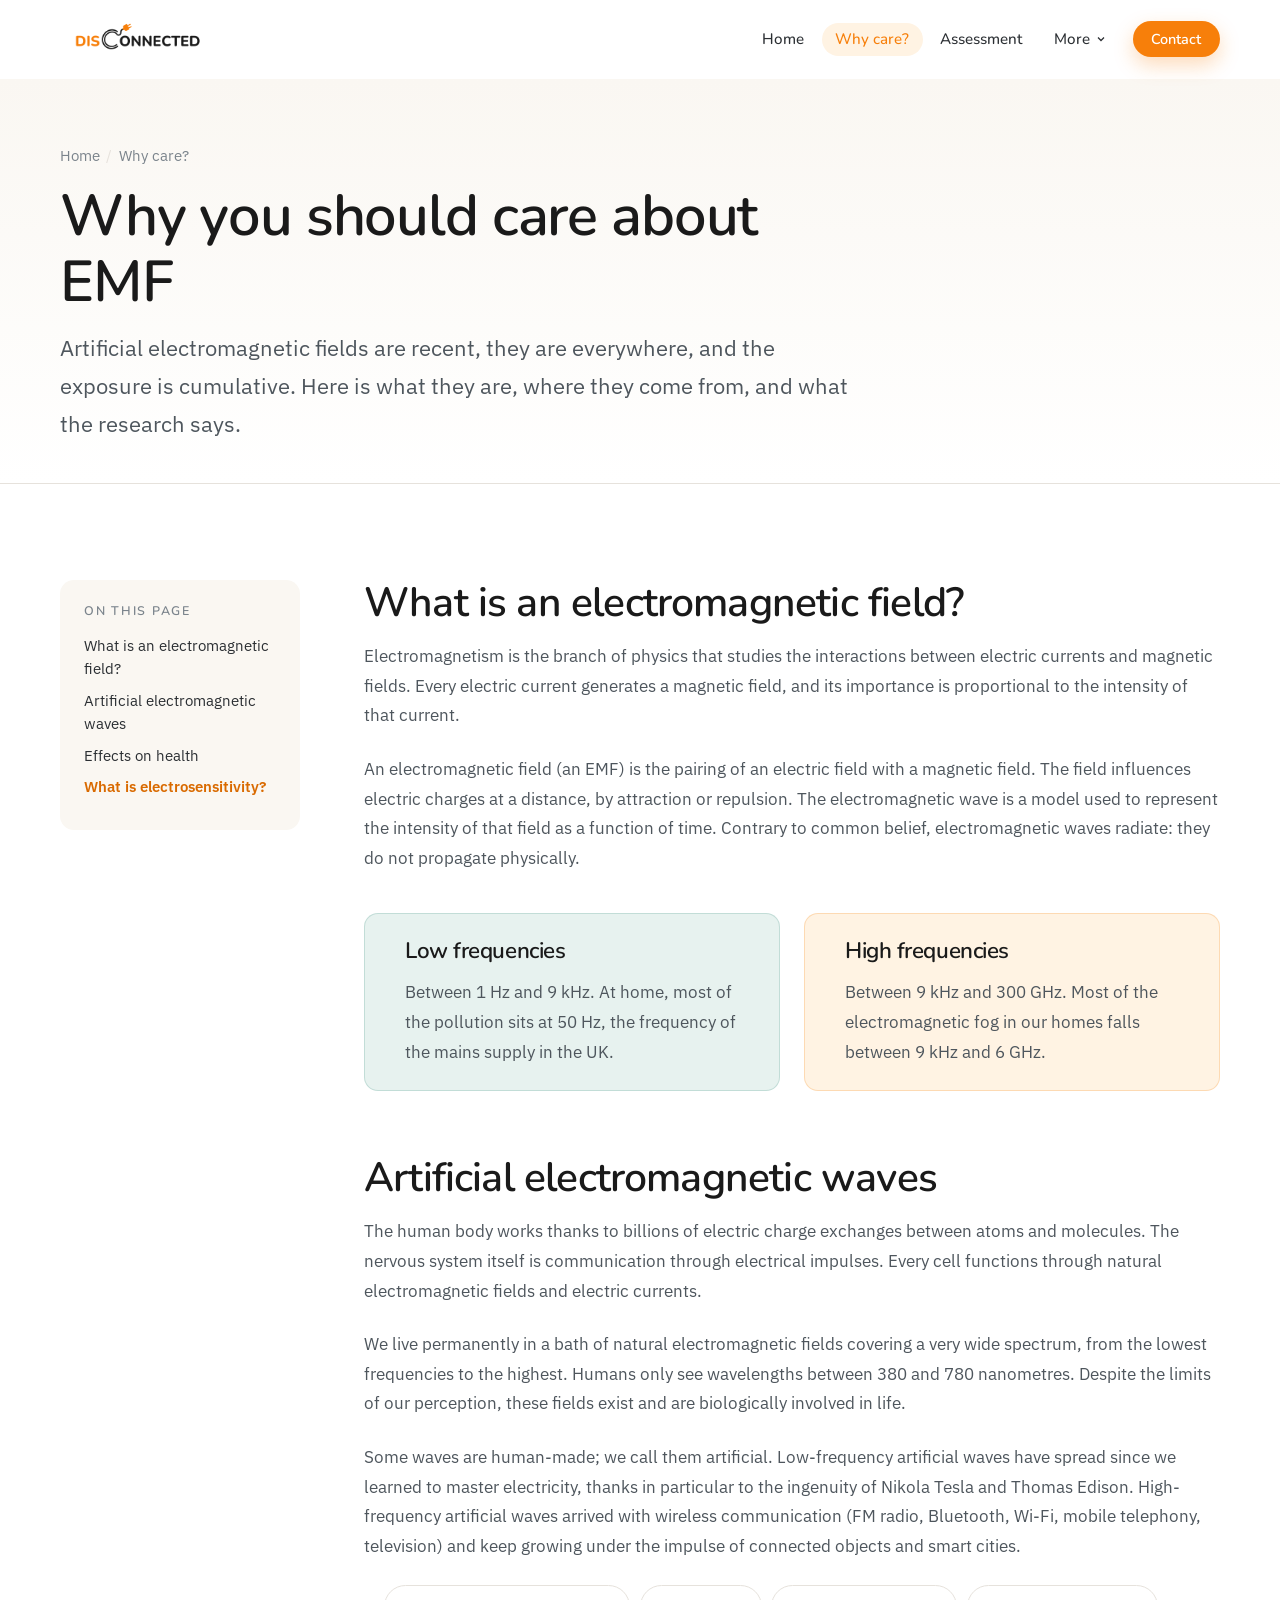
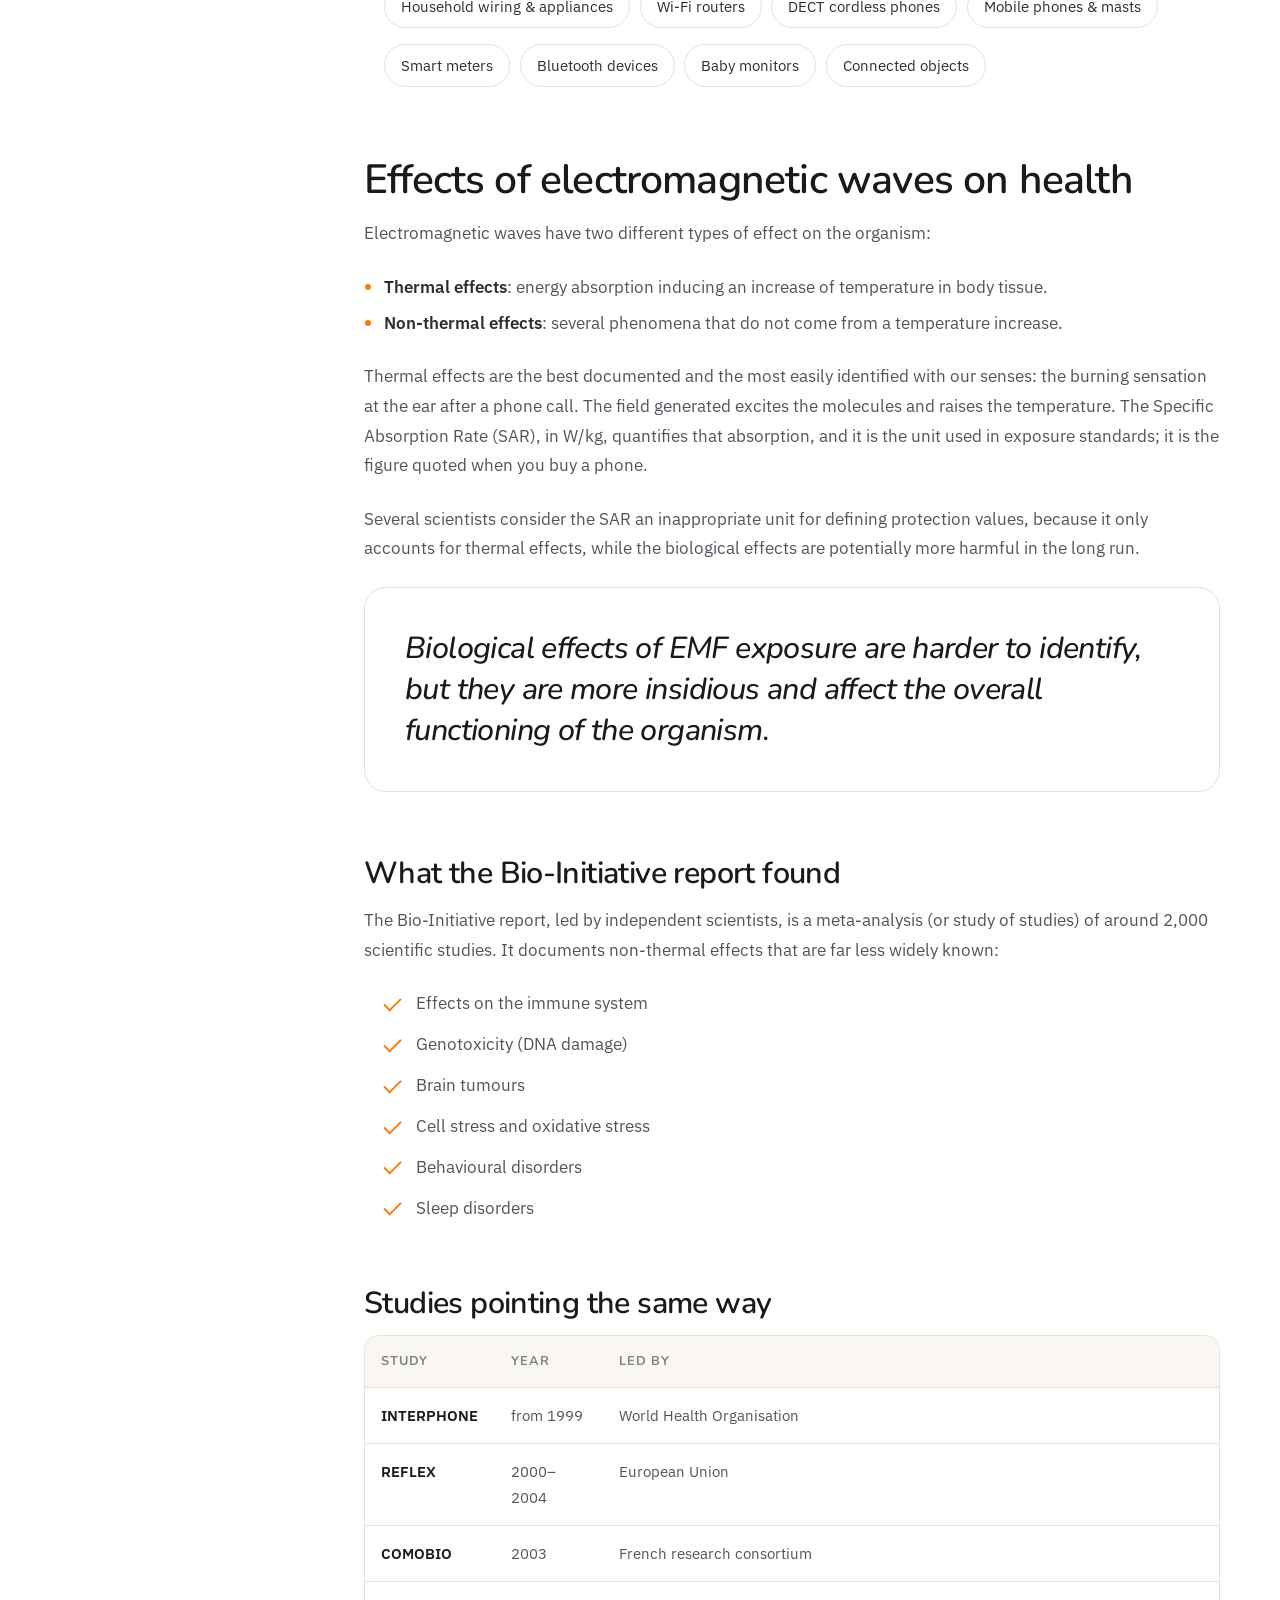
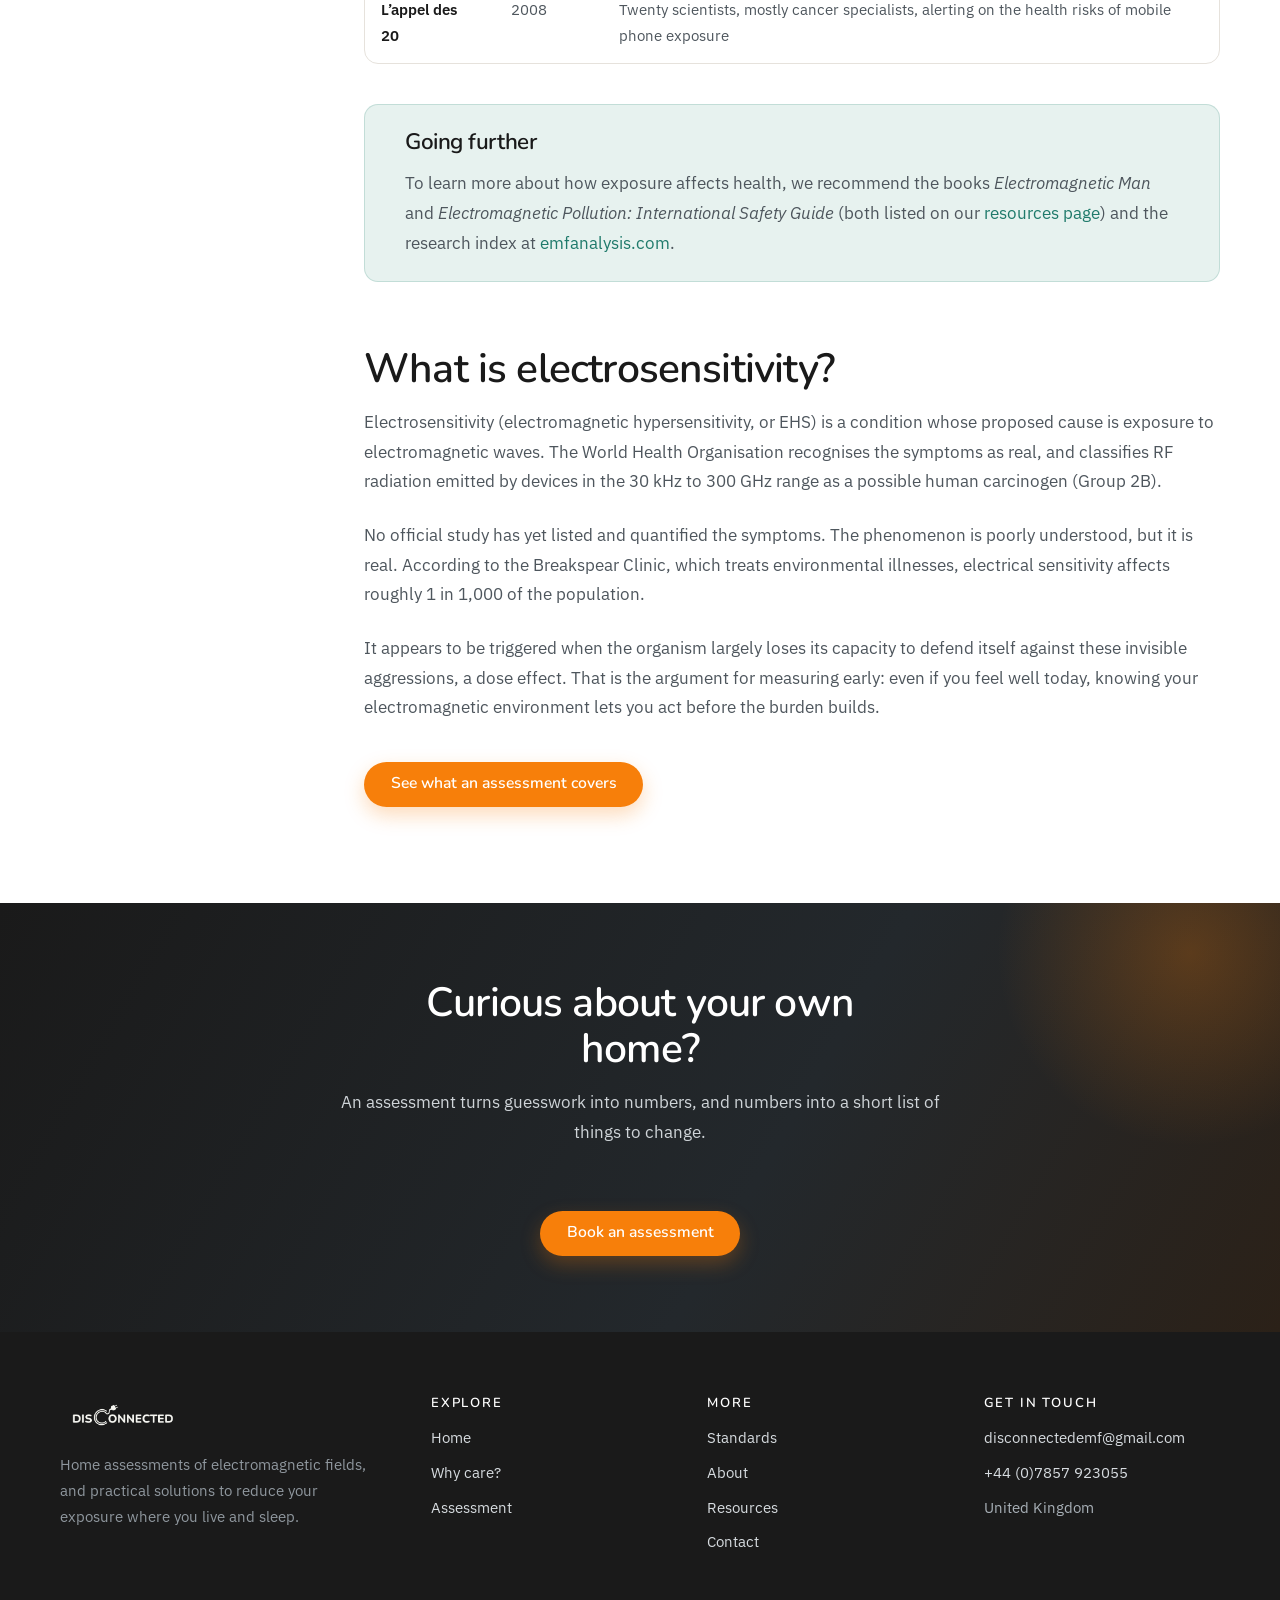
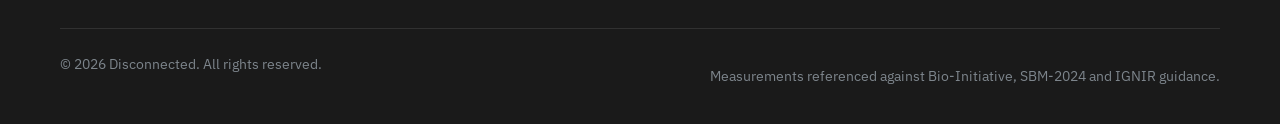
<file: pages/why-emf.html>
<!DOCTYPE html>
<html lang="en-GB">
<head>
  <meta charset="utf-8">
  <meta name="viewport" content="width=device-width, initial-scale=1">
  <title>Why EMF Exposure Matters | Disconnected</title>
  <meta name="description" content="What an electromagnetic field is, where artificial waves come from, what the research says about health, and what electrosensitivity means.">
  <link rel="canonical" href="https://www.disconnectedemf.co.uk/pages/why-emf.html">
  <meta property="og:type" content="website">
  <meta property="og:site_name" content="Disconnected">
  <meta property="og:locale" content="en_GB">
  <meta property="og:title" content="Why EMF Exposure Matters | Disconnected">
  <meta property="og:description" content="What an electromagnetic field is, where artificial waves come from, what the research says about health, and what electrosensitivity means.">
  <meta property="og:url" content="https://www.disconnectedemf.co.uk/pages/why-emf.html">
  <meta property="og:image" content="https://www.disconnectedemf.co.uk/img/logo/Full%20Logo%20Transparent%20Background.png">
  <meta name="twitter:card" content="summary_large_image">
  <link rel="icon" href="../img/logo/logo_svg.svg" type="image/svg+xml">
  <link rel="preconnect" href="https://fonts.googleapis.com">
  <link rel="preconnect" href="https://fonts.gstatic.com" crossorigin>
  <link href="https://fonts.googleapis.com/css2?family=IBM+Plex+Sans:wght@400;500;600&family=Nunito:wght@500;600;700&display=swap" rel="stylesheet">
  <link rel="stylesheet" href="../css/base.css">
  <link rel="stylesheet" href="../css/layout.css">
  <link rel="stylesheet" href="../css/components.css">

  <script type="application/ld+json">
  {
    "@context": "https://schema.org",
    "@type": "BreadcrumbList",
    "itemListElement": [
      { "@type": "ListItem", "position": 1, "name": "Home", "item": "https://www.disconnectedemf.co.uk/" },
      { "@type": "ListItem", "position": 2, "name": "Why care?", "item": "https://www.disconnectedemf.co.uk/pages/why-emf.html" }
    ]
  }
  </script>
</head>
<body>
  <a class="skip-link" href="#main">Skip to content</a>
  <header class="site-header">
    <div class="container header-inner">
      <a class="logo" href="../index.html" aria-label="Disconnected, home">
        <img src="../img/logo/Full Logo Transparent Background.png" alt="Disconnected" width="1688" height="560">
      </a>

      <button class="nav-toggle" type="button" aria-expanded="false" aria-controls="primary-nav" aria-label="Menu">
        <span></span><span></span><span></span>
      </button>

      <nav class="nav" id="primary-nav" aria-label="Main">
        <ul class="nav__list">
          <li class="nav__item"><a class="nav__link" href="../index.html">Home</a></li>
          <li class="nav__item"><a class="nav__link is-active" href="../pages/why-emf.html">Why care?</a></li>
          <li class="nav__item"><a class="nav__link" href="../pages/assessment.html">Assessment</a></li>
          <!-- Blog hidden for now; uncomment this item to bring it back.
          <li class="nav__item"><a class="nav__link" href="../pages/blog.html">Blog</a></li>
          -->
          <li class="nav__item nav__item--has-menu">
            <button class="nav__submenu-toggle" type="button" aria-expanded="false">
              More
              <svg viewBox="0 0 24 24" fill="none" stroke="currentColor" stroke-width="2.5" aria-hidden="true"><path d="M6 9l6 6 6-6"/></svg>
            </button>
            <ul class="nav__submenu">
              <li><a href="../pages/standards.html">Standards<small>Bio-Initiative, SBM-2024, IGNIR</small></a></li>
              <li><a href="../pages/about.html">About<small>Who is behind Disconnected</small></a></li>
              <li><a href="../pages/resources.html">Resources<small>Books, studies and videos</small></a></li>
            </ul>
          </li>
          <li class="nav__item nav__cta"><a class="btn btn--primary btn--sm" href="../index.html#contact">Contact</a></li>
        </ul>
      </nav>
    </div>
  </header>

  <main id="main">
    <div class="page-head">
      <div class="container">
        <ul class="breadcrumb">
          <li><a href="../index.html">Home</a></li>
          <li>Why care?</li>
        </ul>
        <h1>Why you should care about EMF</h1>
        <p>
          Artificial electromagnetic fields are recent, they are everywhere, and the exposure is
          cumulative. Here is what they are, where they come from, and what the research says.
        </p>
      </div>
    </div>

    <section class="section">
      <div class="container doc">
        <aside class="toc">
          <h2>On this page</h2>
          <ul>
            <li><a href="#what-is-emf">What is an electromagnetic field?</a></li>
            <li><a href="#artificial-waves">Artificial electromagnetic waves</a></li>
            <li><a href="#health">Effects on health</a></li>
            <li><a href="#electrosensitivity">What is electrosensitivity?</a></li>
          </ul>
        </aside>

        <div class="prose">
          <article id="what-is-emf" data-reveal>
            <h2>What is an electromagnetic field?</h2>
            <p>
              Electromagnetism is the branch of physics that studies the interactions between electric
              currents and magnetic fields. Every electric current generates a magnetic field, and its
              importance is proportional to the intensity of that current.
            </p>
            <p>
              An electromagnetic field (an EMF) is the pairing of an electric field with a magnetic
              field. The field influences electric charges at a distance, by attraction or repulsion.
              The electromagnetic wave is a model used to represent the intensity of that field as a
              function of time. Contrary to common belief, electromagnetic waves radiate: they do not
              propagate physically.
            </p>

            <div class="grid grid--2 mt-lg">
              <div class="callout">
                <h3>Low frequencies</h3>
                <p>
                  Between 1 Hz and 9 kHz. At home, most of the pollution sits at 50 Hz, the frequency
                  of the mains supply in the UK.
                </p>
              </div>
              <div class="callout callout--warm">
                <h3>High frequencies</h3>
                <p>
                  Between 9 kHz and 300 GHz. Most of the electromagnetic fog in our homes falls between
                  9 kHz and 6 GHz.
                </p>
              </div>
            </div>
          </article>

          <article id="artificial-waves" class="mt-xl" data-reveal>
            <h2>Artificial electromagnetic waves</h2>
            <p>
              The human body works thanks to billions of electric charge exchanges between atoms and
              molecules. The nervous system itself is communication through electrical impulses. Every
              cell functions through natural electromagnetic fields and electric currents.
            </p>
            <p>
              We live permanently in a bath of natural electromagnetic fields covering a very wide
              spectrum, from the lowest frequencies to the highest. Humans only see wavelengths between
              380 and 780 nanometres. Despite the limits of our perception, these fields exist and are
              biologically involved in life.
            </p>
            <p>
              Some waves are human-made; we call them artificial. Low-frequency artificial waves have
              spread since we learned to master electricity, thanks in particular to the ingenuity of
              Nikola Tesla and Thomas Edison. High-frequency artificial waves arrived with wireless
              communication (FM radio, Bluetooth, Wi-Fi, mobile telephony, television) and keep
              growing under the impulse of connected objects and smart cities.
            </p>

            <ul class="chips mt-lg">
              <li>Household wiring &amp; appliances</li>
              <li>Wi-Fi routers</li>
              <li>DECT cordless phones</li>
              <li>Mobile phones &amp; masts</li>
              <li>Smart meters</li>
              <li>Bluetooth devices</li>
              <li>Baby monitors</li>
              <li>Connected objects</li>
            </ul>
          </article>

          <article id="health" class="mt-xl" data-reveal>
            <h2>Effects of electromagnetic waves on health</h2>
            <p>Electromagnetic waves have two different types of effect on the organism:</p>
            <ul>
              <li><strong>Thermal effects</strong>: energy absorption inducing an increase of temperature in body tissue.</li>
              <li><strong>Non-thermal effects</strong>: several phenomena that do not come from a temperature increase.</li>
            </ul>
            <p>
              Thermal effects are the best documented and the most easily identified with our senses:
              the burning sensation at the ear after a phone call. The field generated excites the
              molecules and raises the temperature. The Specific Absorption Rate (SAR), in W/kg,
              quantifies that absorption, and it is the unit used in exposure standards; it is the
              figure quoted when you buy a phone.
            </p>
            <p>
              Several scientists consider the SAR an inappropriate unit for defining protection values,
              because it only accounts for thermal effects, while the biological effects are potentially
              more harmful in the long run.
            </p>

            <blockquote class="quote mt-lg">
              Biological effects of EMF exposure are harder to identify, but they are more insidious and affect the overall functioning of the organism.
            </blockquote>

            <h3 class="mt-xl">What the Bio-Initiative report found</h3>
            <p>
              The Bio-Initiative report, led by independent scientists, is a meta-analysis (or study of studies) of around
              2,000 scientific studies. It documents non-thermal effects that are far less widely known:
            </p>
            <ul class="list-check">
              <li>Effects on the immune system</li>
              <li>Genotoxicity (DNA damage)</li>
              <li>Brain tumours</li>
              <li>Cell stress and oxidative stress</li>
              <li>Behavioural disorders</li>
              <li>Sleep disorders</li>
            </ul>

            <h3 class="mt-xl">Studies pointing the same way</h3>
            <div class="table-wrap">
              <table class="data">
                <thead>
                  <tr><th scope="col">Study</th><th scope="col">Year</th><th scope="col">Led by</th></tr>
                </thead>
                <tbody>
                  <tr><td><strong>INTERPHONE</strong></td><td>from 1999</td><td>World Health Organisation</td></tr>
                  <tr><td><strong>REFLEX</strong></td><td>2000&ndash;2004</td><td>European Union</td></tr>
                  <tr><td><strong>COMOBIO</strong></td><td>2003</td><td>French research consortium</td></tr>
                  <tr><td><strong>L&rsquo;appel des 20</strong></td><td>2008</td><td>Twenty scientists, mostly cancer specialists, alerting on the health risks of mobile phone exposure</td></tr>
                </tbody>
              </table>
            </div>

            <div class="callout mt-lg">
              <h3>Going further</h3>
              <p>
                To learn more about how exposure affects health, we recommend the books
                <em>Electromagnetic Man</em> and <em>Electromagnetic Pollution: International Safety Guide</em>
                (both listed on our <a href="resources.html">resources page</a>) and the research index at
                <a href="https://www.emfanalysis.com/research/" target="_blank" rel="noopener">emfanalysis.com</a>.
              </p>
            </div>
          </article>

          <article id="electrosensitivity" class="mt-xl" data-reveal>
            <h2>What is electrosensitivity?</h2>
            <p>
              Electrosensitivity (electromagnetic hypersensitivity, or EHS) is a condition whose
              proposed cause is exposure to electromagnetic waves. The World Health Organisation
              recognises the symptoms as real, and classifies RF radiation emitted by devices in the
              30 kHz to 300 GHz range as a possible human carcinogen (Group 2B).
            </p>
            <p>
              No official study has yet listed and quantified the symptoms. The phenomenon is poorly
              understood, but it is real. According to the Breakspear Clinic, which treats environmental
              illnesses, electrical sensitivity affects roughly 1 in 1,000 of the population.
            </p>
            <p>
              It appears to be triggered when the organism largely loses its capacity to defend itself
              against these invisible aggressions, a dose effect. That is the argument for measuring
              early: even if you feel well today, knowing your electromagnetic environment lets you act
              before the burden builds.
            </p>
            <p class="mt-lg">
              <a class="btn btn--primary" href="assessment.html">See what an assessment covers</a>
            </p>
          </article>
        </div>
      </div>
    </section>

    <section class="cta-band">
      <div class="container">
        <h2>Curious about your own home?</h2>
        <p>An assessment turns guesswork into numbers, and numbers into a short list of things to change.</p>
        <a class="btn btn--primary" href="../index.html#contact">Book an assessment</a>
      </div>
    </section>
  </main>
  <footer class="site-footer">
    <div class="container">
      <div class="footer-grid">
        <div class="footer-brand">
          <img src="../img/logo/Full Logo Mono White.png" alt="Disconnected" width="1688" height="560">
          <p>Home assessments of electromagnetic fields, and practical solutions to reduce your exposure where you live and sleep.</p>
        </div>
        <div class="footer-col">
          <h3>Explore</h3>
          <ul>
            <li><a href="../index.html">Home</a></li>
            <li><a href="../pages/why-emf.html">Why care?</a></li>
            <li><a href="../pages/assessment.html">Assessment</a></li>
            <!-- Blog hidden for now; uncomment to bring it back.
            <li><a href="../pages/blog.html">Blog</a></li>
            -->
          </ul>
        </div>
        <div class="footer-col">
          <h3>More</h3>
          <ul>
            <li><a href="../pages/standards.html">Standards</a></li>
            <li><a href="../pages/about.html">About</a></li>
            <li><a href="../pages/resources.html">Resources</a></li>
            <li><a href="../index.html#contact">Contact</a></li>
          </ul>
        </div>
        <div class="footer-col">
          <h3>Get in touch</h3>
          <ul>
            <li><a href="mailto:disconnectedemf@gmail.com">disconnectedemf@gmail.com</a></li>
            <li><a href="tel:+447857923055">+44 (0)7857 923055</a></li>
            <li>United Kingdom</li>
          </ul>
        </div>
      </div>
      <div class="footer-bottom">
        <p>&copy; <span data-year>2026</span> Disconnected. All rights reserved.</p>
        <p>Measurements referenced against Bio-Initiative, SBM-2024 and IGNIR guidance.</p>
      </div>
    </div>
  </footer>

  <button class="to-top" type="button" aria-label="Back to top">
    <svg viewBox="0 0 24 24" fill="none" stroke="currentColor" stroke-width="2.5" aria-hidden="true"><path d="M12 19V5M5 12l7-7 7 7"/></svg>
  </button>

  <script src="../js/main.js"></script>
</body>
</html>
</file>
<file: css/base.css>
/* ==========================================================================
   Disconnected: base.css
   Design tokens, reset, typography and small utilities.
   Load order: base.css -> layout.css -> components.css
   ========================================================================== */

/* --------------------------------------------------------------------------
   1. Design tokens
   -------------------------------------------------------------------------- */
:root {
  /* Brand: taken from the logo */
  --orange:        #f77f0a;
  --orange-dark:   #d96a00;
  --orange-soft:   #fff3e3;
  --ink:           #1a1a1a;

  /* Neutrals */
  --ink-soft:      #2b2f33;
  --body:          #4e565d;
  --muted:         #7b848c;
  --line:          #e6e2dc;
  --sand:          #faf7f2;
  --sand-deep:     #f3ede4;
  --white:         #ffffff;

  /* Secondary accent: calm, "healthy space" green */
  --green:         #1f7a6b;
  --green-soft:    #e7f2ef;

  /* Typography */
  --font-display: "Nunito", "Segoe UI", system-ui, -apple-system, sans-serif;
  --font-body:    "IBM Plex Sans", "Segoe UI", system-ui, -apple-system, sans-serif;

  --step--1: clamp(0.86rem, 0.83rem + 0.15vw, 0.94rem);
  --step-0:  clamp(1rem, 0.96rem + 0.2vw, 1.09rem);
  --step-1:  clamp(1.2rem, 1.12rem + 0.4vw, 1.4rem);
  --step-2:  clamp(1.45rem, 1.3rem + 0.75vw, 1.9rem);
  --step-3:  clamp(1.8rem, 1.55rem + 1.25vw, 2.6rem);
  --step-4:  clamp(2.2rem, 1.7rem + 2.4vw, 3.6rem);

  /* Space */
  --space-xs:  0.5rem;
  --space-sm:  0.875rem;
  --space-md:  1.5rem;
  --space-lg:  2.5rem;
  --space-xl:  4rem;
  --space-2xl: 6rem;

  /* Shape */
  --radius-sm: 8px;
  --radius:    14px;
  --radius-lg: 22px;
  --shadow-sm: 0 1px 2px rgba(26, 26, 26, .06), 0 4px 12px rgba(26, 26, 26, .05);
  --shadow:    0 10px 30px rgba(26, 26, 26, .08);
  --shadow-lg: 0 24px 60px rgba(26, 26, 26, .12);

  --container: 1160px;
  --header-h:  78px;

  --ease: cubic-bezier(.22, .61, .36, 1);
}

/* --------------------------------------------------------------------------
   2. Reset
   -------------------------------------------------------------------------- */
*, *::before, *::after { box-sizing: border-box; }

html {
  -webkit-text-size-adjust: 100%;
  scroll-behavior: smooth;
  scroll-padding-top: calc(var(--header-h) + 1rem);
}

body {
  margin: 0;
  background: var(--white);
  color: var(--body);
  font-family: var(--font-body);
  font-size: var(--step-0);
  line-height: 1.7;
  -webkit-font-smoothing: antialiased;
  overflow-wrap: break-word;
}

h1, h2, h3, h4, h5 {
  margin: 0 0 var(--space-sm);
  color: var(--ink);
  font-family: var(--font-display);
  font-weight: 600;
  line-height: 1.15;
  letter-spacing: -0.02em;
}

h1 { font-size: var(--step-4); }
h2 { font-size: var(--step-3); }
h3 { font-size: var(--step-2); }
h4 { font-size: var(--step-1); letter-spacing: -0.01em; }

p, ul, ol, dl, table, figure, blockquote { margin: 0 0 var(--space-md); }
p:last-child, ul:last-child, ol:last-child { margin-bottom: 0; }

a {
  color: var(--green);
  text-decoration: none;
  text-underline-offset: 3px;
  transition: color .2s var(--ease);
}
a:hover { color: var(--orange-dark); text-decoration: underline; }

img, svg, video { max-width: 100%; height: auto; display: block; }

button, input, select, textarea { font: inherit; color: inherit; }
button { cursor: pointer; }

strong, b { color: var(--ink-soft); font-weight: 600; }

blockquote {
  margin: 0 0 var(--space-md);
  padding-left: var(--space-md);
  border-left: 3px solid var(--orange);
  color: var(--ink-soft);
  font-style: italic;
}

hr { border: 0; border-top: 1px solid var(--line); margin: var(--space-lg) 0; }

code, kbd, samp {
  font-family: ui-monospace, "Cascadia Mono", Menlo, monospace;
  font-size: 0.92em;
  background: var(--sand-deep);
  padding: 0.1em 0.35em;
  border-radius: 4px;
}

:focus-visible {
  outline: 3px solid var(--orange);
  outline-offset: 3px;
  border-radius: 4px;
}

::selection { background: var(--orange); color: #fff; }

/* --------------------------------------------------------------------------
   3. Lists used inside editorial copy
   -------------------------------------------------------------------------- */
.prose ul, .prose ol { padding-left: 1.25rem; }
.prose li { margin-bottom: 0.4rem; }
.prose li::marker { color: var(--orange); }

.list-check { list-style: none; padding-left: 0; }
.list-check li {
  position: relative;
  padding-left: 2rem;
  margin-bottom: 0.7rem;
}
.list-check li::before {
  content: "";
  position: absolute;
  left: 0;
  top: 0.55em;
  width: 1.05rem;
  height: 0.55rem;
  border-left: 2.5px solid var(--orange);
  border-bottom: 2.5px solid var(--orange);
  transform: rotate(-45deg);
}

/* --------------------------------------------------------------------------
   4. Utilities
   -------------------------------------------------------------------------- */
.container {
  width: min(100% - 2.5rem, var(--container));
  margin-inline: auto;
}
.container--narrow { width: min(100% - 2.5rem, 780px); }

.text-center { text-align: center; }
.mx-auto    { margin-inline: auto; }
.mt-lg      { margin-top: var(--space-lg); }
.mt-xl      { margin-top: var(--space-xl); }
.mb-0       { margin-bottom: 0; }

.lead {
  font-size: var(--step-1);
  line-height: 1.6;
  color: var(--ink-soft);
}

.eyebrow {
  display: inline-block;
  margin-bottom: var(--space-xs);
  font-family: var(--font-display);
  font-size: 0.78rem;
  font-weight: 600;
  letter-spacing: 0.16em;
  text-transform: uppercase;
  color: var(--orange);
}

.accent { color: var(--orange); }

.visually-hidden {
  position: absolute !important;
  width: 1px; height: 1px;
  padding: 0; margin: -1px;
  overflow: hidden;
  clip: rect(0 0 0 0);
  white-space: nowrap;
}

.skip-link {
  position: absolute;
  left: 1rem;
  top: -100%;
  z-index: 200;
  padding: 0.7rem 1.1rem;
  background: var(--ink);
  color: #fff;
  border-radius: var(--radius-sm);
  transition: top .2s var(--ease);
}
.skip-link:focus { top: 1rem; color: #fff; text-decoration: none; }

/* Scroll reveal: only arms itself once JS is running */
html[data-reveal-ready] [data-reveal] {
  opacity: 0;
  transform: translateY(18px);
  transition: opacity .7s var(--ease), transform .7s var(--ease);
}
html[data-reveal-ready] [data-reveal].is-visible {
  opacity: 1;
  transform: none;
}

@media (prefers-reduced-motion: reduce) {
  html { scroll-behavior: auto; }
  *, *::before, *::after {
    animation-duration: .001ms !important;
    transition-duration: .001ms !important;
  }
  html[data-reveal-ready] [data-reveal] { opacity: 1; transform: none; }
}
</file>
<file: css/layout.css>
/* ==========================================================================
   Disconnected: layout.css
   Page furniture: header, navigation, hero, sections, grids, footer.
   ========================================================================== */

/* --------------------------------------------------------------------------
   1. Header + navigation
   -------------------------------------------------------------------------- */
.site-header {
  position: sticky;
  top: 0;
  z-index: 100;
  background: rgba(255, 255, 255, .88);
  backdrop-filter: saturate(180%) blur(12px);
  border-bottom: 1px solid transparent;
  transition: box-shadow .25s var(--ease), border-color .25s var(--ease);
}
.site-header.is-stuck {
  border-bottom-color: var(--line);
  box-shadow: 0 6px 24px rgba(26, 26, 26, .06);
}

.header-inner {
  display: flex;
  align-items: center;
  justify-content: space-between;
  gap: var(--space-md);
  min-height: var(--header-h);
}

.logo { display: inline-flex; align-items: center; }
.logo img { height: clamp(40px, 4.4vw, 52px); width: auto; }

.nav__list {
  display: flex;
  align-items: center;
  gap: 0.25rem;
  margin: 0;
  padding: 0;
  list-style: none;
}

.nav__link,
.nav__submenu-toggle {
  display: inline-flex;
  align-items: center;
  gap: 0.35rem;
  padding: 0.55rem 0.85rem;
  border: 0;
  border-radius: 999px;
  background: none;
  color: var(--ink-soft);
  font-family: var(--font-display);
  font-size: 0.95rem;
  font-weight: 500;
  line-height: 1;
  transition: background .2s var(--ease), color .2s var(--ease);
}
.nav__link:hover,
.nav__submenu-toggle:hover {
  background: var(--sand-deep);
  color: var(--ink);
  text-decoration: none;
}
.nav__link.is-active {
  color: var(--orange);
  background: var(--orange-soft);
}

.nav__submenu-toggle svg {
  width: 12px;
  height: 12px;
  transition: transform .25s var(--ease);
}
.nav__submenu-toggle[aria-expanded="true"] svg { transform: rotate(180deg); }

.nav__item { position: relative; }

.nav__submenu {
  list-style: none;
  margin: 0;
  padding: 0.4rem;
}

.nav__submenu a {
  display: block;
  padding: 0.6rem 0.85rem;
  border-radius: var(--radius-sm);
  color: var(--ink-soft);
  font-size: 0.95rem;
}
.nav__submenu a:hover { background: var(--sand); color: var(--orange-dark); text-decoration: none; }
.nav__submenu a small { display: block; color: var(--muted); font-size: 0.78rem; line-height: 1.4; }

.nav__cta { margin-left: 0.5rem; }

@media (min-width: 961px) {
  .nav__submenu {
    position: absolute;
    top: calc(100% + 0.5rem);
    left: 0;
    min-width: 260px;
    background: var(--white);
    border: 1px solid var(--line);
    border-radius: var(--radius);
    box-shadow: var(--shadow);
    opacity: 0;
    visibility: hidden;
    transform: translateY(-6px);
    transition: opacity .2s var(--ease), transform .2s var(--ease), visibility .2s;
  }
  .nav__item.is-open .nav__submenu {
    opacity: 1;
    visibility: visible;
    transform: none;
  }
}

.nav-toggle {
  display: none;
  width: 44px;
  height: 44px;
  border: 1px solid var(--line);
  border-radius: var(--radius-sm);
  background: var(--white);
  padding: 0;
  place-items: center;
}
.nav-toggle span {
  display: block;
  width: 20px;
  height: 2px;
  margin: 4px auto;
  background: var(--ink);
  border-radius: 2px;
  transition: transform .25s var(--ease), opacity .2s var(--ease);
}
.nav-toggle[aria-expanded="true"] span:nth-child(1) { transform: translateY(6px) rotate(45deg); }
.nav-toggle[aria-expanded="true"] span:nth-child(2) { opacity: 0; }
.nav-toggle[aria-expanded="true"] span:nth-child(3) { transform: translateY(-6px) rotate(-45deg); }

@media (max-width: 960px) {
  .nav-toggle { display: grid; }

  .nav {
    position: fixed;
    inset: var(--header-h) 0 0 0;
    background: var(--white);
    border-top: 1px solid var(--line);
    padding: var(--space-md) 1.25rem var(--space-xl);
    overflow-y: auto;
    transform: translateX(100%);
    visibility: hidden;
    transition: transform .3s var(--ease), visibility .3s;
  }
  .nav.is-open { transform: none; visibility: visible; }

  .nav__list {
    flex-direction: column;
    align-items: stretch;
    gap: 0.15rem;
  }
  .nav__link,
  .nav__submenu-toggle {
    width: 100%;
    justify-content: space-between;
    padding: 0.9rem 1rem;
    border-radius: var(--radius-sm);
    font-size: 1.05rem;
  }
  .nav__submenu {
    display: none;
    margin: 0.15rem 0 0.4rem 0.6rem;
    padding-left: 0.6rem;
    border-left: 2px solid var(--line);
  }
  .nav__item.is-open .nav__submenu { display: block; }
  .nav__cta { margin: var(--space-md) 0 0; }
  .nav__cta .btn { width: 100%; }

  body.nav-open { overflow: hidden; }
}

/* --------------------------------------------------------------------------
   2. Sections
   -------------------------------------------------------------------------- */
.section { padding: var(--space-2xl) 0; }
.section--tight { padding: var(--space-xl) 0; }
.section--sand { background: var(--sand); }
.section--sand-deep { background: var(--sand-deep); }
.section--ink { background: var(--ink); color: #cfd4d8; }
.section--ink h2, .section--ink h3 { color: #fff; }

.section-head {
  max-width: 720px;
  margin-bottom: var(--space-lg);
}
.section-head--center {
  margin-inline: auto;
  text-align: center;
}
.section-head p { color: var(--body); font-size: var(--step-1); line-height: 1.6; }

/* --------------------------------------------------------------------------
   3. Hero
   -------------------------------------------------------------------------- */
.hero {
  position: relative;
  isolation: isolate;
  padding: clamp(3.5rem, 8vw, 7rem) 0 clamp(3rem, 6vw, 5.5rem);
  overflow: hidden;
  background:
    linear-gradient(180deg, rgba(255, 255, 255, .94) 0%, rgba(255, 255, 255, .78) 55%, rgba(250, 247, 242, .96) 100%),
    url("../img/hero/living-space.jpg") center / cover no-repeat,
    linear-gradient(135deg, #eef5f3 0%, #faf7f2 45%, #fdeed9 100%);
}
.hero::before,
.hero::after {
  content: "";
  position: absolute;
  border-radius: 50%;
  z-index: -1;
}
.hero::before {
  width: 520px; height: 520px;
  top: -180px; right: -140px;
  background: radial-gradient(circle at 30% 30%, rgba(247, 127, 10, .16), transparent 65%);
}
.hero::after {
  width: 460px; height: 460px;
  bottom: -220px; left: -160px;
  background: radial-gradient(circle at 60% 40%, rgba(31, 122, 107, .14), transparent 65%);
}

.hero__inner {
  display: grid;
  grid-template-columns: minmax(0, 1.25fr) minmax(0, 0.75fr);
  gap: var(--space-xl);
  align-items: center;
}

.hero__statement {
  margin: var(--space-sm) 0 var(--space-md);
  padding-left: var(--space-md);
  border-left: 3px solid var(--orange);
  font-family: var(--font-display);
  font-size: var(--step-3);
  font-weight: 500;
  color: var(--ink);
  line-height: 1.3;
  max-width: 24ch;
}

/* Logo above the supporting facts, in the second hero column */
.hero__aside {
  display: grid;
  gap: var(--space-lg);
  justify-items: start;
}
.hero__logo {
  width: min(100%, 320px);
  height: auto;
}

/* The three steps, kept quiet so the statement carries the hero */
.hero__stats {
  width: 100%;
  display: grid;
  gap: var(--space-sm);
}
.hero__stats .stat {
  padding: var(--space-xs) 0 var(--space-xs) var(--space-md);
  background: none;
  border-left: 2px solid var(--line);
  border-radius: 0;
}
.hero__stats .stat__value {
  font-size: var(--step-1);
  color: var(--ink-soft);
}
.hero__stats .stat__label { font-size: var(--step--1); }

.hero__actions {
  display: flex;
  flex-wrap: wrap;
  gap: var(--space-sm);
  margin-top: var(--space-lg);
}

@media (max-width: 900px) {
  .hero__inner { grid-template-columns: 1fr; gap: var(--space-lg); }
  .hero__statement { max-width: 100%; }
}

.motto {
  background: var(--ink);
  color: #fff;
  padding: var(--space-md) 0;
}
.motto__inner {
  display: flex;
  flex-wrap: wrap;
  align-items: center;
  justify-content: center;
  gap: 0.75rem 1.25rem;
  text-align: center;
}
.motto p {
  margin: 0;
  font-family: var(--font-display);
  font-size: var(--step-1);
  font-weight: 500;
  letter-spacing: -0.01em;
}

/* --------------------------------------------------------------------------
   4. Grids
   -------------------------------------------------------------------------- */
.grid { display: grid; gap: var(--space-md); }
.grid--2 { grid-template-columns: repeat(2, minmax(0, 1fr)); }
.grid--3 { grid-template-columns: repeat(3, minmax(0, 1fr)); }
.grid--4 { grid-template-columns: repeat(4, minmax(0, 1fr)); }

.split {
  display: grid;
  grid-template-columns: repeat(2, minmax(0, 1fr));
  gap: var(--space-xl);
  align-items: center;
}

@media (max-width: 960px) {
  .grid--4 { grid-template-columns: repeat(2, minmax(0, 1fr)); }
  .grid--3 { grid-template-columns: repeat(2, minmax(0, 1fr)); }
  .split   { grid-template-columns: 1fr; gap: var(--space-lg); }
}
@media (max-width: 620px) {
  .grid--2, .grid--3, .grid--4 { grid-template-columns: 1fr; }
}

/* --------------------------------------------------------------------------
   5. Page header + editorial layout (inner pages)
   -------------------------------------------------------------------------- */
.page-head {
  padding: var(--space-xl) 0 var(--space-lg);
  background: linear-gradient(180deg, var(--sand) 0%, var(--white) 100%);
  border-bottom: 1px solid var(--line);
}
.page-head h1 { max-width: 20ch; }
.page-head p { max-width: 62ch; font-size: var(--step-1); }

.breadcrumb {
  display: flex;
  flex-wrap: wrap;
  gap: 0.4rem;
  margin: 0 0 var(--space-sm);
  padding: 0;
  list-style: none;
  font-size: var(--step--1);
  color: var(--muted);
}
.breadcrumb a { color: var(--muted); }
.breadcrumb a:hover { color: var(--orange-dark); }
.breadcrumb li + li::before { content: "/"; margin-right: 0.4rem; color: var(--line); }

.doc {
  display: grid;
  grid-template-columns: 240px minmax(0, 1fr);
  gap: var(--space-xl);
  align-items: start;
}
.toc {
  position: sticky;
  top: calc(var(--header-h) + 1.5rem);
  padding: var(--space-md);
  background: var(--sand);
  border-radius: var(--radius);
}
.toc h2 {
  font-size: 0.78rem;
  letter-spacing: 0.14em;
  text-transform: uppercase;
  color: var(--muted);
  margin-bottom: var(--space-sm);
}
.toc ul { list-style: none; margin: 0; padding: 0; }
.toc li { margin-bottom: 0.5rem; line-height: 1.35; }
.toc a { color: var(--ink-soft); font-size: 0.92rem; }
.toc a:hover, .toc a.is-active { color: var(--orange-dark); text-decoration: none; }
.toc a.is-active { font-weight: 600; }

@media (max-width: 960px) {
  .doc { grid-template-columns: 1fr; gap: var(--space-lg); }
  .toc { position: static; }
}

/* --------------------------------------------------------------------------
   6. Footer
   -------------------------------------------------------------------------- */
.site-footer {
  background: var(--ink);
  color: #a8b0b7;
  padding: var(--space-xl) 0 var(--space-md);
  font-size: 0.95rem;
}
.site-footer a { color: #d6dbdf; }
.site-footer a:hover { color: var(--orange); text-decoration: none; }

.footer-grid {
  display: grid;
  grid-template-columns: 1.4fr repeat(3, 1fr);
  gap: var(--space-lg);
}
.footer-brand img {
  height: 42px;
  width: auto;
  margin-bottom: var(--space-sm);
}
.footer-brand p { max-width: 34ch; color: #8f979e; }

.footer-col h3 {
  color: #fff;
  font-size: 0.82rem;
  letter-spacing: 0.14em;
  text-transform: uppercase;
  margin-bottom: var(--space-sm);
}
.footer-col ul { list-style: none; margin: 0; padding: 0; }
.footer-col li { margin-bottom: 0.55rem; }

.footer-bottom {
  display: flex;
  flex-wrap: wrap;
  gap: var(--space-sm) var(--space-md);
  justify-content: space-between;
  align-items: center;
  margin-top: var(--space-xl);
  padding-top: var(--space-md);
  border-top: 1px solid rgba(255, 255, 255, .1);
  font-size: 0.86rem;
  color: #7d858c;
}

@media (max-width: 860px) {
  .footer-grid { grid-template-columns: repeat(2, minmax(0, 1fr)); }
}
@media (max-width: 520px) {
  .footer-grid { grid-template-columns: 1fr; }
}
</file>
<file: css/components.css>
/* ==========================================================================
   Disconnected: components.css
   Reusable pieces: buttons, cards, steps, accordions, tables, forms, blog.
   ========================================================================== */

/* --------------------------------------------------------------------------
   1. Buttons
   -------------------------------------------------------------------------- */
.btn {
  display: inline-flex;
  align-items: center;
  justify-content: center;
  gap: 0.5rem;
  padding: 0.85rem 1.6rem;
  border: 1px solid transparent;
  border-radius: 999px;
  font-family: var(--font-display);
  font-size: 0.98rem;
  font-weight: 600;
  line-height: 1;
  text-align: center;
  text-decoration: none;
  transition: transform .18s var(--ease), background .2s var(--ease),
              color .2s var(--ease), border-color .2s var(--ease), box-shadow .2s var(--ease);
}
.btn:hover { text-decoration: none; transform: translateY(-2px); }
.btn:active { transform: translateY(0); }

.btn--primary {
  background: var(--orange);
  color: #fff;
  box-shadow: 0 8px 20px rgba(247, 127, 10, .28);
}
.btn--primary:hover { background: var(--orange-dark); color: #fff; }

.btn--ghost {
  background: transparent;
  color: var(--ink);
  border-color: var(--line);
}
.btn--ghost:hover { border-color: var(--ink); color: var(--ink); }

.btn--dark { background: var(--ink); color: #fff; }
.btn--dark:hover { background: #000; color: #fff; }

.btn--light { background: #fff; color: var(--ink); }
.btn--light:hover { color: var(--orange-dark); }

.btn--sm { padding: 0.6rem 1.1rem; font-size: 0.9rem; }
.btn--block { width: 100%; }

/* Text link with a moving arrow */
.link-arrow {
  display: inline-flex;
  align-items: center;
  gap: 0.4rem;
  font-family: var(--font-display);
  font-weight: 600;
  font-size: 0.95rem;
  color: var(--orange-dark);
}
.link-arrow:hover { text-decoration: none; }
.link-arrow::after {
  content: "\2192";
  transition: transform .2s var(--ease);
}
.link-arrow:hover::after { transform: translateX(4px); }

/* --------------------------------------------------------------------------
   2. Cards
   -------------------------------------------------------------------------- */
.card {
  display: flex;
  flex-direction: column;
  padding: var(--space-lg);
  background: var(--white);
  border: 1px solid var(--line);
  border-radius: var(--radius-lg);
  box-shadow: var(--shadow-sm);
  transition: transform .25s var(--ease), box-shadow .25s var(--ease), border-color .25s var(--ease);
}
.card > :last-child { margin-top: auto; }
.card h3 { font-size: var(--step-1); }
.card p { font-size: 0.98rem; }

.card--link:hover {
  transform: translateY(-4px);
  border-color: rgba(247, 127, 10, .35);
  box-shadow: var(--shadow);
}

.card__icon {
  display: grid;
  place-items: center;
  width: 52px;
  height: 52px;
  margin-bottom: var(--space-md);
  border-radius: 14px;
  background: var(--orange-soft);
  color: var(--orange-dark);
}
.card__icon svg { width: 26px; height: 26px; }
.card__icon--green { background: var(--green-soft); color: var(--green); }

.card__footer { padding-top: var(--space-md); }

/* Numbered step cards */
.step {
  position: relative;
  padding: var(--space-lg);
  padding-top: calc(var(--space-lg) + 0.75rem);
  background: var(--white);
  border: 1px solid var(--line);
  border-radius: var(--radius-lg);
}
.step__num {
  position: absolute;
  top: -20px;
  left: var(--space-lg);
  display: grid;
  place-items: center;
  width: 40px;
  height: 40px;
  border-radius: 50%;
  background: var(--ink);
  color: #fff;
  font-family: var(--font-display);
  font-weight: 600;
  font-size: 0.95rem;
}
.step h3 { font-size: var(--step-1); margin-top: var(--space-xs); }
.step p:last-child { margin-bottom: 0; }

/* Stat tiles */
.stat {
  padding: var(--space-md);
  border-left: 3px solid var(--orange);
  background: var(--white);
  border-radius: 0 var(--radius) var(--radius) 0;
}
.stat__value {
  display: block;
  font-family: var(--font-display);
  font-size: var(--step-3);
  font-weight: 600;
  color: var(--ink);
  line-height: 1.1;
}
.stat__label { font-size: 0.95rem; color: var(--body); }

/* Callout / note */
.callout {
  padding: var(--space-md) var(--space-lg);
  background: var(--green-soft);
  border-radius: var(--radius);
  border: 1px solid rgba(31, 122, 107, .18);
}
.callout--warm { background: var(--orange-soft); border-color: rgba(247, 127, 10, .22); }
.callout h3 { font-size: var(--step-1); }
.callout p:last-child { margin-bottom: 0; }

/* Pull quote */
.quote {
  margin: 0;
  padding: var(--space-lg);
  background: var(--white);
  border-radius: var(--radius-lg);
  border: 1px solid var(--line);
  font-family: var(--font-display);
  font-size: var(--step-2);
  font-weight: 500;
  line-height: 1.35;
  color: var(--ink);
  letter-spacing: -0.02em;
}
.quote cite {
  display: block;
  margin-top: var(--space-sm);
  font-family: var(--font-body);
  font-size: 0.95rem;
  font-style: normal;
  font-weight: 400;
  color: var(--muted);
}

/* Tag / badge */
.tag {
  display: inline-block;
  padding: 0.3rem 0.7rem;
  border-radius: 999px;
  background: var(--sand-deep);
  color: var(--ink-soft);
  font-family: var(--font-display);
  font-size: 0.76rem;
  font-weight: 600;
  letter-spacing: 0.04em;
  text-transform: uppercase;
}
.tag--orange { background: var(--orange-soft); color: var(--orange-dark); }
.tag--green  { background: var(--green-soft); color: var(--green); }

/* --------------------------------------------------------------------------
   3. Symptom / feature chips
   -------------------------------------------------------------------------- */
.chips {
  display: flex;
  flex-wrap: wrap;
  gap: 0.6rem;
  padding: 0;
  margin: 0 0 var(--space-md);
  list-style: none;
}
.chips li {
  padding: 0.5rem 1rem;
  border: 1px solid var(--line);
  border-radius: 999px;
  background: var(--white);
  font-size: 0.92rem;
  color: var(--ink-soft);
}

/* --------------------------------------------------------------------------
   4. Accordion (FAQ / long-form sub-sections)
   -------------------------------------------------------------------------- */
.accordion {
  border: 1px solid var(--line);
  border-radius: var(--radius);
  background: var(--white);
  overflow: hidden;
}
.accordion + .accordion { margin-top: 0.75rem; }

.accordion__trigger {
  display: flex;
  align-items: center;
  justify-content: space-between;
  gap: var(--space-md);
  width: 100%;
  padding: 1.1rem var(--space-md);
  border: 0;
  background: none;
  text-align: left;
  font-family: var(--font-display);
  font-size: var(--step-1);
  font-weight: 600;
  color: var(--ink);
  transition: background .2s var(--ease);
}
.accordion__trigger:hover { background: var(--sand); }

.accordion__icon {
  position: relative;
  flex: 0 0 22px;
  height: 22px;
}
.accordion__icon::before,
.accordion__icon::after {
  content: "";
  position: absolute;
  inset: 50% 0 auto 0;
  height: 2px;
  background: var(--orange);
  border-radius: 2px;
  transition: transform .25s var(--ease);
}
.accordion__icon::after { transform: rotate(90deg); }
.accordion__trigger[aria-expanded="true"] .accordion__icon::after { transform: rotate(0deg); }

.accordion__panel {
  display: grid;
  grid-template-rows: 0fr;
  transition: grid-template-rows .3s var(--ease);
}
.accordion__panel > div { overflow: hidden; }
.accordion.is-open .accordion__panel { grid-template-rows: 1fr; }
.accordion__panel .accordion__body {
  padding: 0 var(--space-md) var(--space-md);
  color: var(--body);
}

/* --------------------------------------------------------------------------
   5. Data table (measurement ranges)
   -------------------------------------------------------------------------- */
.table-wrap {
  overflow-x: auto;
  border: 1px solid var(--line);
  border-radius: var(--radius);
  background: var(--white);
}
table.data {
  width: 100%;
  border-collapse: collapse;
  margin: 0;
  font-size: 0.96rem;
}
table.data th,
table.data td {
  padding: 0.9rem 1rem;
  text-align: left;
  vertical-align: top;
  border-bottom: 1px solid var(--line);
}
table.data thead th {
  background: var(--sand);
  font-family: var(--font-display);
  font-size: 0.8rem;
  letter-spacing: 0.08em;
  text-transform: uppercase;
  color: var(--muted);
  white-space: nowrap;
}
table.data tbody tr:last-child td { border-bottom: 0; }
table.data tbody tr:hover { background: var(--sand); }
table.data td strong { display: block; color: var(--ink); }

/* --------------------------------------------------------------------------
   6. Contact form
   -------------------------------------------------------------------------- */
.form-card {
  padding: clamp(1.5rem, 4vw, var(--space-xl));
  background: var(--white);
  border: 1px solid var(--line);
  border-radius: var(--radius-lg);
  box-shadow: var(--shadow);
}

.form-grid {
  display: grid;
  grid-template-columns: repeat(2, minmax(0, 1fr));
  gap: var(--space-md);
}
.field--full { grid-column: 1 / -1; }

@media (max-width: 620px) {
  .form-grid { grid-template-columns: 1fr; }
}

.field { display: flex; flex-direction: column; gap: 0.4rem; }
.field label {
  font-family: var(--font-display);
  font-size: 0.88rem;
  font-weight: 600;
  color: var(--ink-soft);
}
.field label .req { color: var(--orange); }

.field input,
.field select,
.field textarea {
  width: 100%;
  padding: 0.8rem 0.95rem;
  border: 1px solid var(--line);
  border-radius: var(--radius-sm);
  background: var(--white);
  color: var(--ink);
  font-size: 1rem;
  transition: border-color .2s var(--ease), box-shadow .2s var(--ease);
}
.field textarea { min-height: 140px; resize: vertical; }
.field input::placeholder,
.field textarea::placeholder { color: #a9b1b8; }

.field input:focus,
.field select:focus,
.field textarea:focus {
  outline: none;
  border-color: var(--orange);
  box-shadow: 0 0 0 4px rgba(247, 127, 10, .14);
}
.field.has-error input,
.field.has-error select,
.field.has-error textarea { border-color: #d64545; background: #fff7f7; }

.field__error {
  min-height: 1.15rem;
  font-size: 0.82rem;
  color: #c33636;
}

.field--check {
  flex-direction: row;
  align-items: flex-start;
  gap: 0.6rem;
}
.field--check input { width: 18px; height: 18px; margin-top: 0.25rem; flex: 0 0 auto; }
.field--check label { font-weight: 400; font-family: var(--font-body); font-size: 0.9rem; color: var(--body); }

.form-status {
  margin-top: var(--space-md);
  padding: 0.9rem 1.1rem;
  border-radius: var(--radius-sm);
  font-size: 0.95rem;
  display: none;
}
.form-status.is-visible { display: block; }
.form-status--ok    { background: var(--green-soft); color: #14594e; }
.form-status--error { background: #fdecec; color: #a52c2c; }

.honeypot {
  position: absolute;
  left: -9999px;
  opacity: 0;
  pointer-events: none;
}

/* --------------------------------------------------------------------------
   7. Contact block (aside next to the form)
   -------------------------------------------------------------------------- */
.contact-list { list-style: none; margin: 0; padding: 0; }
.contact-list li {
  display: flex;
  align-items: flex-start;
  gap: 0.9rem;
  margin-bottom: var(--space-md);
}
.contact-list svg {
  flex: 0 0 22px;
  width: 22px;
  height: 22px;
  margin-top: 0.2rem;
  color: var(--orange);
}
.contact-list strong { display: block; color: var(--ink); }

.contact-actions {
  display: flex;
  flex-wrap: wrap;
  gap: var(--space-sm);
  margin-top: var(--space-sm);
}

/* --------------------------------------------------------------------------
   8. Blog
   -------------------------------------------------------------------------- */
.filters {
  display: flex;
  flex-wrap: wrap;
  gap: 0.5rem;
  margin-bottom: var(--space-lg);
}
.filter {
  padding: 0.5rem 1rem;
  border: 1px solid var(--line);
  border-radius: 999px;
  background: var(--white);
  font-family: var(--font-display);
  font-size: 0.88rem;
  font-weight: 500;
  color: var(--ink-soft);
  transition: background .2s var(--ease), color .2s var(--ease), border-color .2s var(--ease);
}
.filter:hover { border-color: var(--ink); }
.filter.is-active {
  background: var(--ink);
  border-color: var(--ink);
  color: #fff;
}

.post-card {
  display: flex;
  flex-direction: column;
  overflow: hidden;
  background: var(--white);
  border: 1px solid var(--line);
  border-radius: var(--radius-lg);
  box-shadow: var(--shadow-sm);
  transition: transform .25s var(--ease), box-shadow .25s var(--ease);
}
.post-card:hover { transform: translateY(-4px); box-shadow: var(--shadow); }

.post-card__media {
  aspect-ratio: 16 / 9;
  background: linear-gradient(135deg, #eef5f3, #fdeed9);
  display: grid;
  place-items: center;
  color: rgba(26, 26, 26, .18);
  font-family: var(--font-display);
  font-size: 2.2rem;
  font-weight: 600;
  letter-spacing: -0.03em;
}
.post-card__body { padding: var(--space-md) var(--space-lg) var(--space-lg); display: flex; flex-direction: column; flex: 1; }
.post-card__meta {
  display: flex;
  flex-wrap: wrap;
  align-items: center;
  gap: 0.6rem;
  margin-bottom: 0.6rem;
  font-size: 0.82rem;
  color: var(--muted);
}
.post-card h3 { font-size: var(--step-1); margin-bottom: 0.5rem; }
.post-card p { font-size: 0.96rem; margin-bottom: var(--space-md); }
.post-card .link-arrow { margin-top: auto; }

.empty-state {
  padding: var(--space-xl);
  text-align: center;
  border: 1px dashed var(--line);
  border-radius: var(--radius-lg);
  color: var(--muted);
}

/* --------------------------------------------------------------------------
   9. Resource list
   -------------------------------------------------------------------------- */
.resource {
  display: grid;
  grid-template-columns: 44px minmax(0, 1fr);
  gap: var(--space-md);
  padding: var(--space-md) 0;
  border-bottom: 1px solid var(--line);
}
.resource:last-child { border-bottom: 0; }
.resource__type {
  display: grid;
  place-items: center;
  width: 44px;
  height: 44px;
  border-radius: 12px;
  background: var(--sand-deep);
  color: var(--ink-soft);
}
.resource__type svg { width: 22px; height: 22px; }
.resource h3 { font-size: var(--step-1); margin-bottom: 0.25rem; }
.resource p { font-size: 0.96rem; margin-bottom: 0.5rem; }
.resource__author { color: var(--muted); font-size: 0.88rem; }

/* --------------------------------------------------------------------------
   10. CTA band
   -------------------------------------------------------------------------- */
.cta-band {
  position: relative;
  overflow: hidden;
  padding: clamp(2.5rem, 6vw, var(--space-2xl)) 0;
  background: linear-gradient(120deg, #1a1a1a 0%, #23282c 60%, #2b2118 100%);
  color: #cfd4d8;
  text-align: center;
}
.cta-band h2 { color: #fff; max-width: 22ch; margin-inline: auto; }
.cta-band p { max-width: 60ch; margin-inline: auto; }
.cta-band .btn { margin-top: var(--space-lg); }
.cta-band::after {
  content: "";
  position: absolute;
  width: 420px; height: 420px;
  right: -120px; top: -160px;
  border-radius: 50%;
  background: radial-gradient(circle, rgba(247, 127, 10, .25), transparent 65%);
}

/* --------------------------------------------------------------------------
   11. Back to top
   -------------------------------------------------------------------------- */
.to-top {
  position: fixed;
  right: 1.25rem;
  bottom: 1.25rem;
  z-index: 90;
  display: grid;
  place-items: center;
  width: 46px;
  height: 46px;
  border: 1px solid var(--line);
  border-radius: 50%;
  background: var(--white);
  color: var(--ink);
  box-shadow: var(--shadow-sm);
  opacity: 0;
  visibility: hidden;
  transform: translateY(10px);
  transition: opacity .25s var(--ease), transform .25s var(--ease), visibility .25s;
}
.to-top.is-visible { opacity: 1; visibility: visible; transform: none; }
.to-top:hover { color: var(--orange-dark); border-color: var(--orange); }
.to-top svg { width: 18px; height: 18px; }

/* --------------------------------------------------------------------------
   12. Info tooltip (coverage map next to "Where we work")
   -------------------------------------------------------------------------- */
.contact-list li.has-infotip { position: relative; }

.infotip__trigger {
  display: inline-flex;
  align-items: center;
  justify-content: center;
  margin-left: 0.4rem;
  padding: 0;
  border: 0;
  background: none;
  color: var(--green);
  cursor: pointer;
  vertical-align: -0.15em;
  transition: color .2s var(--ease);
}
.infotip__trigger:hover { color: var(--orange); }

/* Override the 22px orange icon .contact-list gives its list markers */
.contact-list .infotip__trigger svg {
  flex: none;
  width: 16px;
  height: 16px;
  margin: 0;
  color: inherit;
}

.infotip {
  position: absolute;
  z-index: 20;
  top: calc(100% + 0.5rem);
  left: 0;
  width: min(340px, calc(100vw - 3rem));
  padding: var(--space-sm);
  background: var(--white);
  border: 1px solid var(--line);
  border-radius: var(--radius);
  box-shadow: var(--shadow);
  opacity: 0;
  visibility: hidden;
  transform: translateY(8px);
  transition: opacity .2s var(--ease), transform .2s var(--ease), visibility .2s;
}
.infotip.is-open { opacity: 1; visibility: visible; transform: none; }

.infotip__title {
  margin: 0 0 0.5rem;
  font-family: var(--font-display);
  font-size: 0.95rem;
  font-weight: 600;
  color: var(--ink);
}
.infotip__map {
  display: block;
  width: 100%;
  height: auto;
  border-radius: var(--radius-sm);
  background: var(--sand-deep);
}
.infotip__note {
  margin: 0.5rem 0 0;
  font-size: var(--step--1);
  color: var(--body);
}

@media (prefers-reduced-motion: reduce) {
  .infotip { transition: none; }
}
</file>
